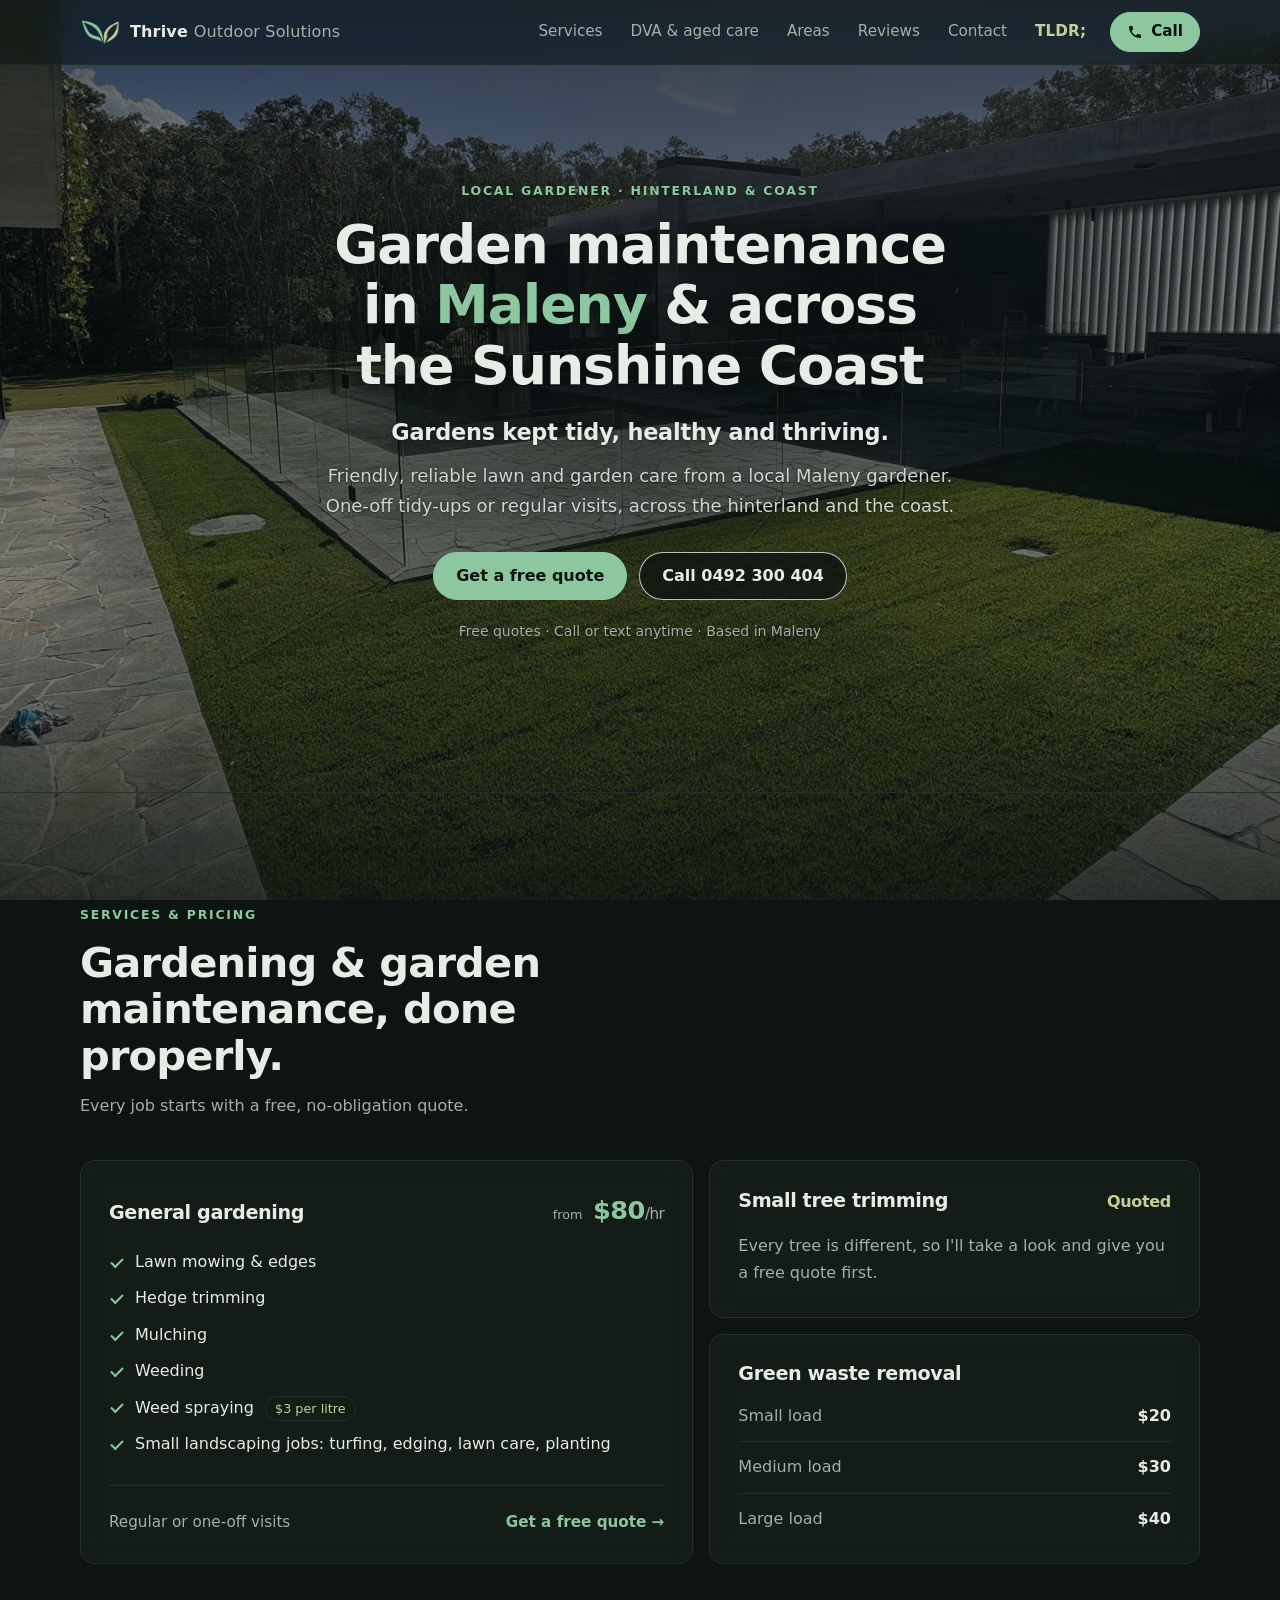
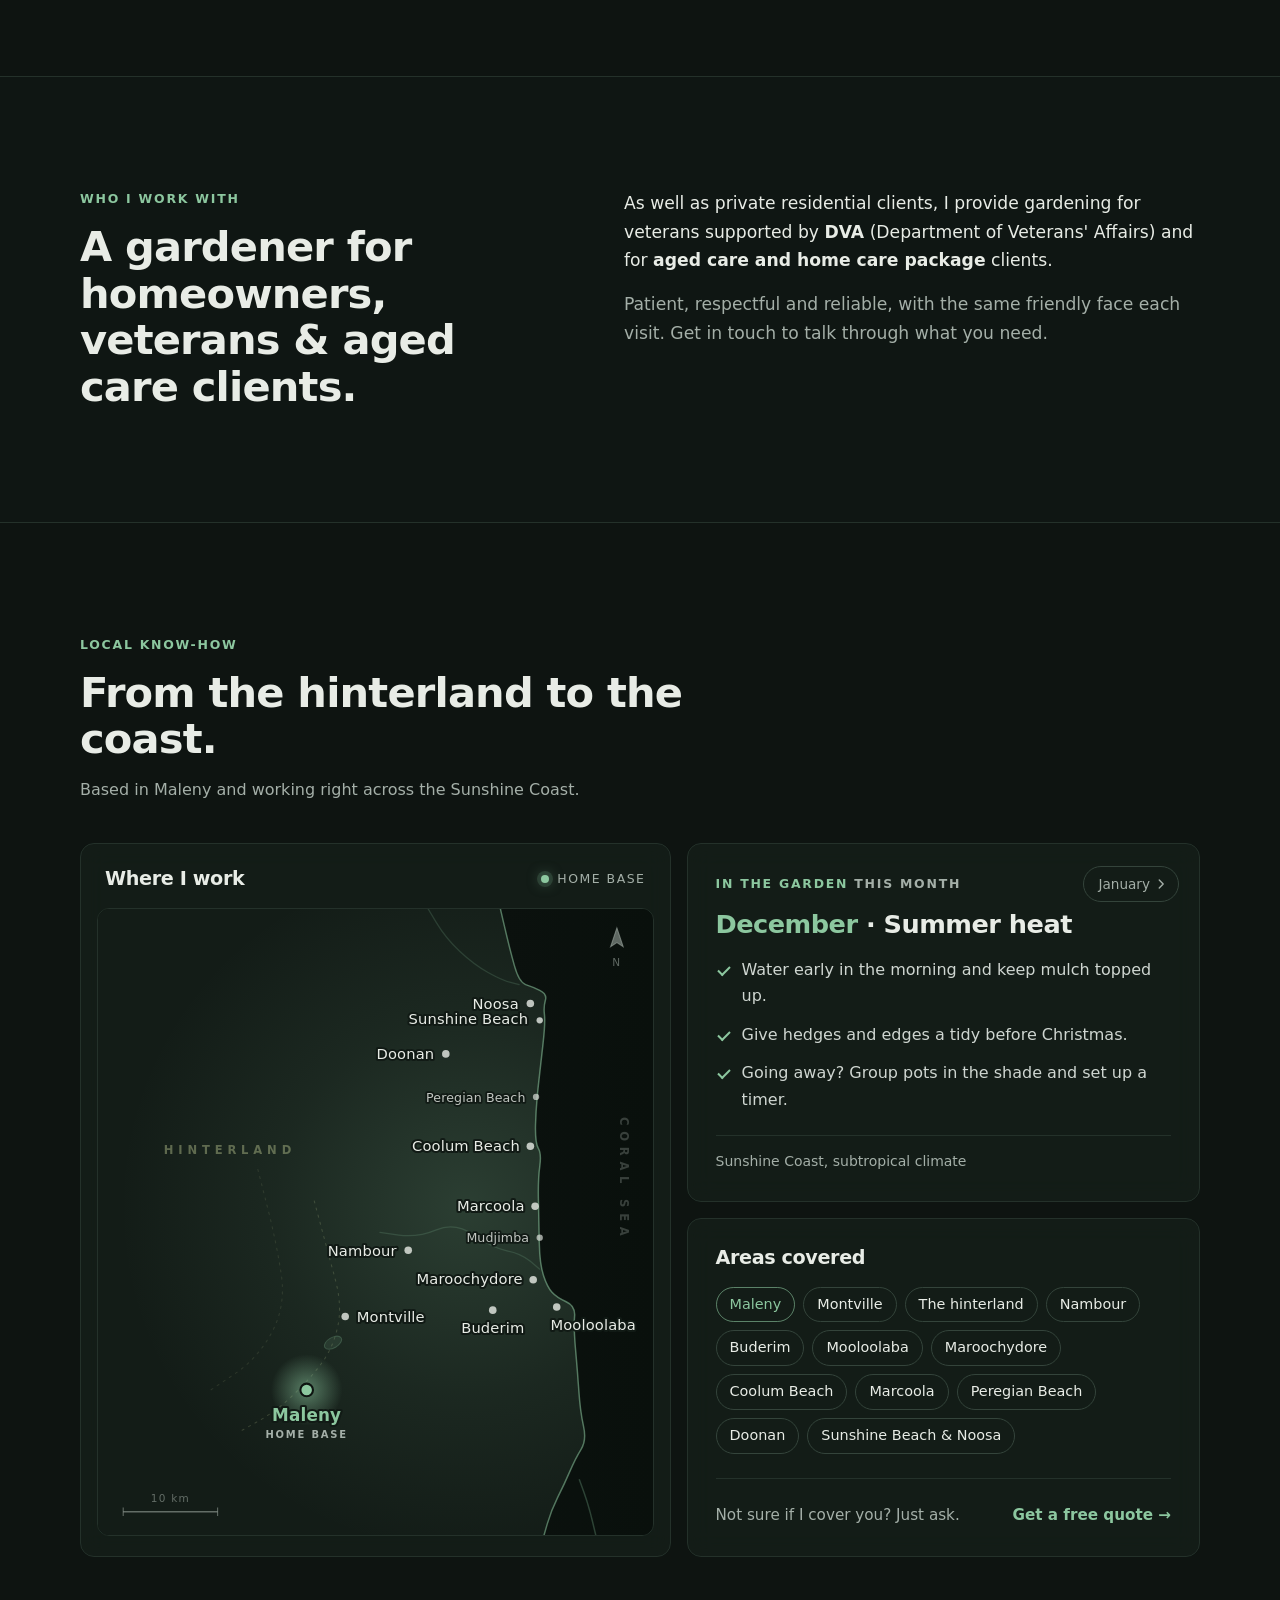
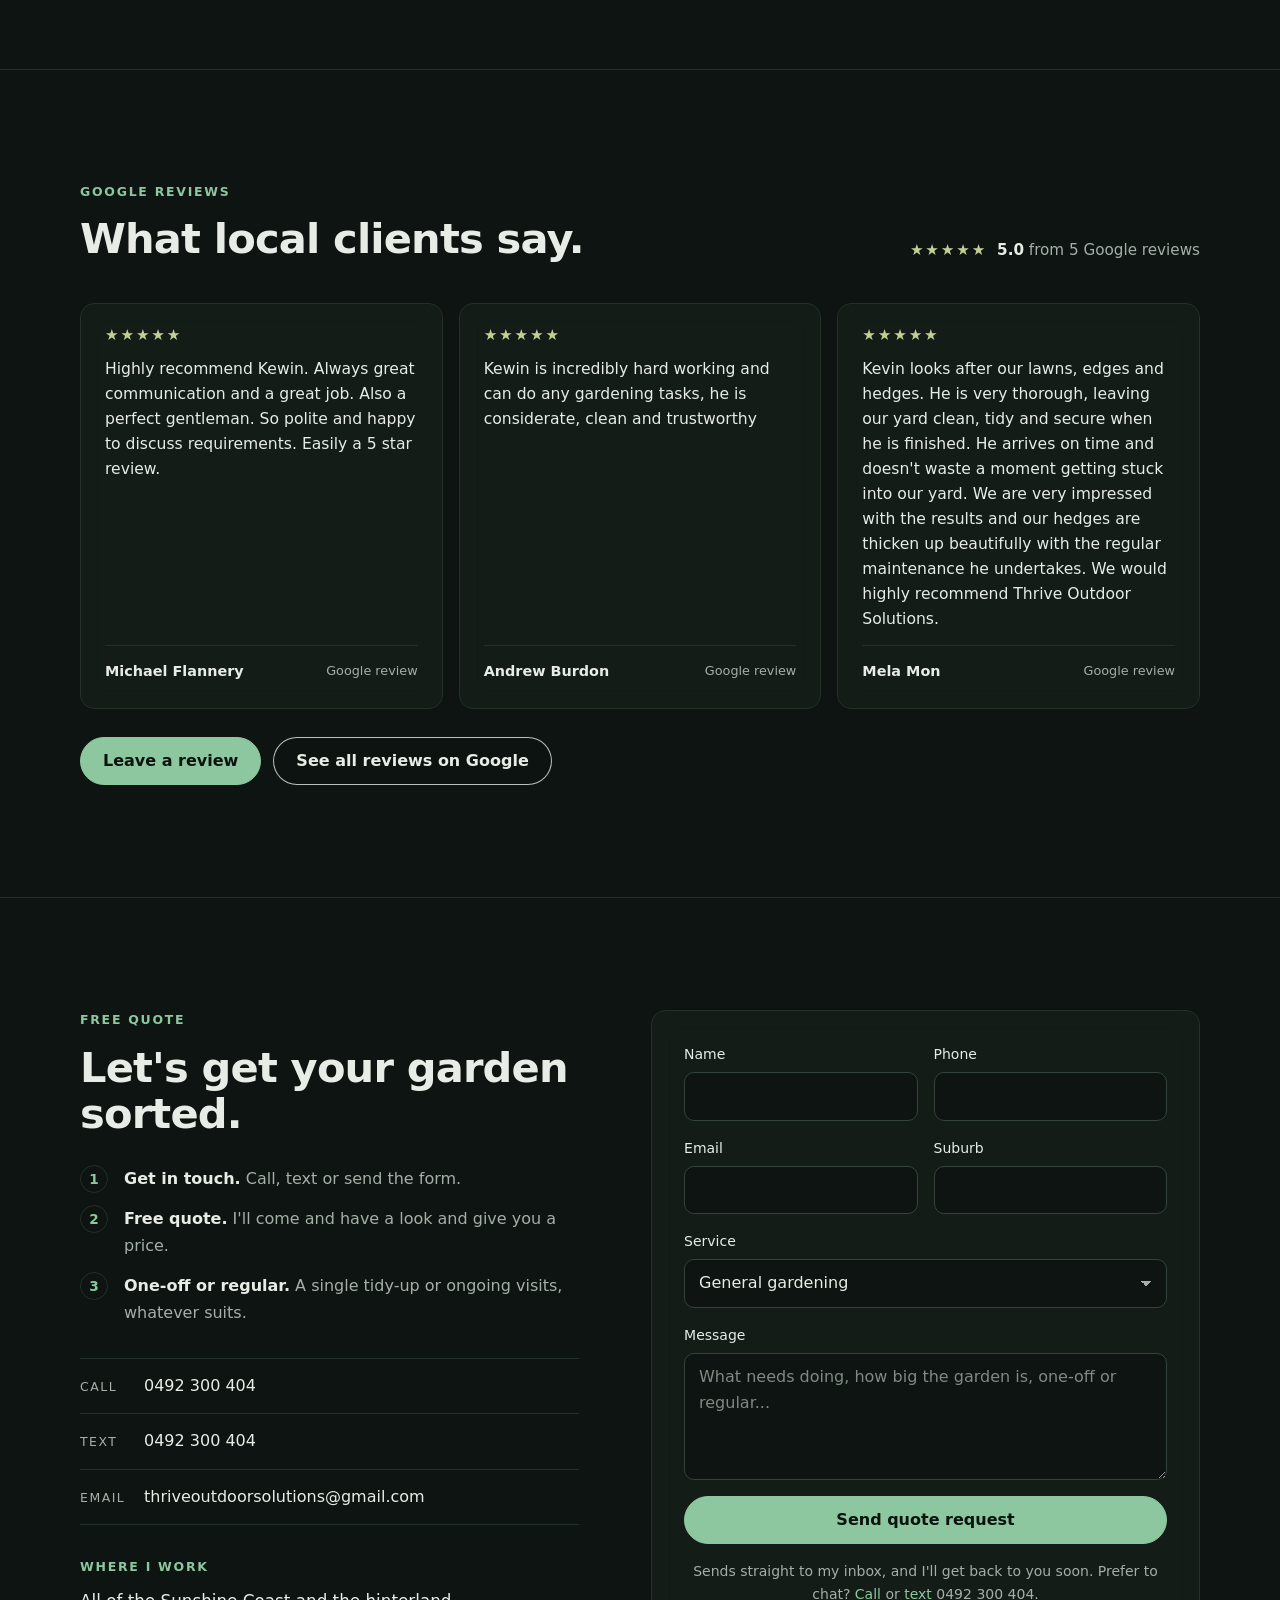
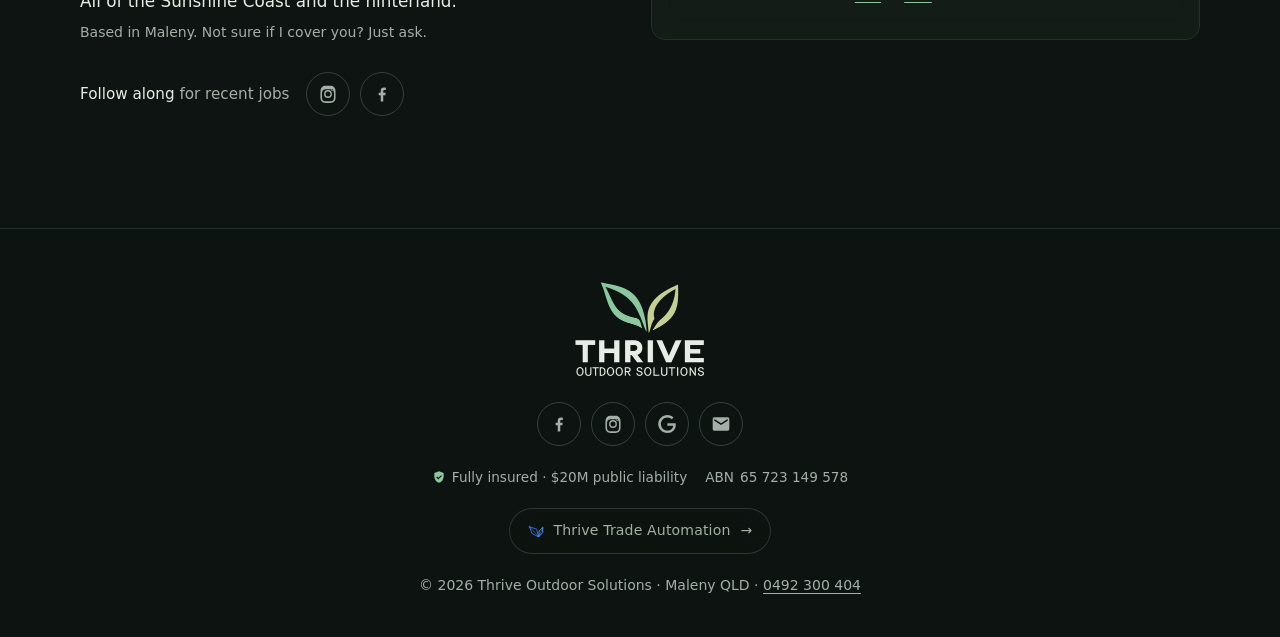
<file: index.html>
<!doctype html>
<html lang="en-AU">
<head>
  <meta charset="utf-8">
  <meta name="viewport" content="width=device-width, initial-scale=1">
  <meta name="format-detection" content="telephone=no">
  <title>Gardener Maleny &amp; Sunshine Coast | Thrive Outdoor Solutions</title>
  <meta name="description" content="Premium garden care across the Sunshine Coast and hinterland. Lawns, hedges and gardens kept immaculate. Free quotes.">
  <link rel="canonical" href="https://www.thriveoutdoorsolutions.com.au/">
  <meta name="theme-color" content="#0e1411">
  <link rel="icon" type="image/png" sizes="32x32" href="images/favicon-32.png">
  <link rel="apple-touch-icon" href="images/apple-touch-icon.png">

  <!-- Open Graph / social sharing -->
  <meta property="og:type" content="website">
  <meta property="og:locale" content="en_AU">
  <meta property="og:site_name" content="Thrive Outdoor Solutions">
  <meta property="og:url" content="https://www.thriveoutdoorsolutions.com.au/">
  <meta property="og:title" content="Gardener Maleny &amp; Sunshine Coast | Thrive Outdoor Solutions">
  <meta property="og:description" content="Premium garden care across the Sunshine Coast and hinterland. Lawns, hedges and gardens kept immaculate. Free quotes.">
  <meta property="og:image" content="https://www.thriveoutdoorsolutions.com.au/images/og-image-v2.jpg">
  <meta property="og:image:width" content="1200">
  <meta property="og:image:height" content="630">
  <meta property="og:image:alt" content="Thrive Outdoor Solutions logo: two green leaves above the business name on a dark background">
  <meta name="twitter:card" content="summary_large_image">
  <meta name="twitter:image" content="https://www.thriveoutdoorsolutions.com.au/images/og-image-v2.jpg">

  <link rel="preload" as="image" type="image/webp" media="(max-aspect-ratio: 3/4)" href="images/show-pool-p800.webp?v=13" imagesrcset="images/show-pool-p800.webp?v=13 800w, images/show-pool-p1200.webp?v=13 1200w, images/show-pool-p1600.webp?v=13 1600w" imagesizes="(max-width: 480px) 80vw, 100vw" fetchpriority="high">
  <link rel="preload" as="image" type="image/webp" media="(min-aspect-ratio: 751/1000)" href="images/show-pool-1800.webp?v=13" imagesrcset="images/show-pool-1200.webp?v=13 1200w, images/show-pool-1800.webp?v=13 1800w, images/show-pool-2400.webp?v=13 2400w" imagesizes="(max-height: 500px) 60vw, 100vw" fetchpriority="high">
  <link rel="stylesheet" href="css/styles.css?v=21">
  <style>/* v13: tiny blurred placeholder of the first photo, shown until the real one has decoded */.hero-media .slides{background:#2c3a2e url([data-uri]) 50% 50%/cover no-repeat}@media (max-aspect-ratio: 3/4){.hero-media .slides{background-image:url([data-uri])}}@media (max-aspect-ratio: 3/5){.hero-media .slides{background-size:contain;background-color:#0e1411}}</style>
  <script>(function(d){d.classList.add('js');setTimeout(function(){d.classList.add('bg-in')},6000)})(document.documentElement) /* bg-in: fail-safe so the first photo can never stay hidden */</script>

  <script type="application/ld+json">
  {
    "@context": "https://schema.org",
    "@type": "LocalBusiness",
    "@id": "https://www.thriveoutdoorsolutions.com.au/#business",
    "name": "Thrive Outdoor Solutions",
    "description": "Gardening and garden maintenance on the Sunshine Coast, Queensland. Lawn mowing and edges, hedge trimming, mulching, weeding, weed spraying, small landscaping jobs, small tree trimming and green waste removal.",
    "url": "https://www.thriveoutdoorsolutions.com.au/",
    "telephone": "+61492300404",
    "email": "thriveoutdoorsolutions@gmail.com",
    "logo": "https://www.thriveoutdoorsolutions.com.au/images/icon-512.png",
    "image": "https://www.thriveoutdoorsolutions.com.au/images/og-image-v2.jpg",
    "priceRange": "From $80/hr",
    "taxID": "65723149578",
    "founder": { "@type": "Person", "name": "Kewin Adosson" },
    "address": {
      "@type": "PostalAddress",
      "addressLocality": "Maleny",
      "addressRegion": "QLD",
      "postalCode": "4552",
      "addressCountry": "AU"
    },
    "areaServed": [
      { "@type": "Place", "name": "Sunshine Coast, QLD" },
      { "@type": "Place", "name": "Sunshine Coast Hinterland, QLD" },
      { "@type": "Place", "name": "Maleny, QLD" }
    ],
    "hasMap": "https://www.google.com/maps?cid=14386175522178846884",
    "sameAs": [
      "https://www.google.com/maps?cid=14386175522178846884",
      "https://www.facebook.com/thriveoutdoorsolutions",
      "https://www.instagram.com/thriveoutdoorsolutions/"
    ]
  }
  </script>
</head>
<body>
  <a class="skip" href="#main">Skip to content</a>

  <header class="site-header">
    <div class="wrap header-inner">
      <a class="brand" href="#top" aria-label="Thrive Outdoor Solutions, back to top">
        <img src="images/logo-mark.png" width="48" height="32" alt="">
        <span>Thrive <em>Outdoor Solutions</em></span>
      </a>
      <nav class="nav" aria-label="Main">
        <a href="#services">Services</a>
        <a href="#care">DVA &amp; aged care</a>
        <a href="#local">Areas</a>
        <a href="#reviews">Reviews</a>
        <a href="#quote">Contact</a>
        <a class="nav-tldr" href="tldr/">TLDR;</a>
      </nav>
      <a class="tldr-m" href="tldr/">TLDR;</a>
      <a class="btn btn-sm" href="tel:0492300404">
        <svg aria-hidden="true" viewBox="0 0 24 24" width="16" height="16"><path fill="currentColor" d="M6.6 10.8a15.5 15.5 0 0 0 6.6 6.6l2.2-2.2c.3-.3.7-.4 1-.2 1.1.4 2.3.6 3.6.6.6 0 1 .4 1 1V20c0 .6-.4 1-1 1A17 17 0 0 1 3 4c0-.6.4-1 1-1h3.5c.6 0 1 .4 1 1 0 1.3.2 2.5.6 3.6.1.3 0 .7-.2 1z"/></svg>
        Call
      </a>
    </div>
  </header>

  <main id="main">
    <!-- HERO -->
    <section class="hero" id="top">
      <div class="hero-grid">
        <div class="wrap hero-copy">
          <p class="eyebrow">Local gardener &middot; Hinterland &amp; coast</p>
          <h1>Garden maintenance in <span class="accent">Maleny</span> &amp; across the Sunshine Coast</h1>
          <p class="hero-sub">Gardens kept tidy, healthy and thriving.</p>
          <p class="lede">Friendly, reliable lawn and garden care from a local Maleny gardener. One-off tidy-ups or regular visits, across the hinterland and the coast.</p>
          <div class="actions">
            <a class="btn" href="#quote">Get a free quote</a>
            <a class="btn btn-ghost" href="tel:0492300404">Call 0492 300 404</a>
          </div>
          <p class="fine">Free quotes &middot; Call or text anytime &middot; Based in Maleny</p>
        </div>
        <figure class="hero-media slideshow bg-b" aria-label="Photos of recent lawn and garden work">
          <!-- v13 photo sizes: desktop 16:10 at 1200/1800/2400w; portrait 3:5 at 800/1200/1600w (phones capped near
               2-3x density via sizes; photos 2-6 capped at 1800w on retina desktops, since they sit under a darker scrim) -->
          <div class="slides">
            <picture class="slide">
              <source media="(max-aspect-ratio: 3/4)" type="image/webp" srcset="images/show-pool-p800.webp?v=13 800w, images/show-pool-p1200.webp?v=13 1200w, images/show-pool-p1600.webp?v=13 1600w" sizes="(max-width: 480px) 80vw, 100vw">
              <source media="(max-aspect-ratio: 3/4)" srcset="images/show-pool-p1200.jpg?v=13">
              <source type="image/webp" srcset="images/show-pool-1200.webp?v=13 1200w, images/show-pool-1800.webp?v=13 1800w, images/show-pool-2400.webp?v=13 2400w" sizes="(max-height: 500px) 60vw, 100vw">
              <img src="images/show-pool-1800.jpg?v=13"
                   width="1800" height="1125" fetchpriority="high" decoding="async"
                   alt="Freshly mown, striped green lawn framed by stone paving next to a glass-fenced pool">
            </picture>
            <!-- Extra photos: hidden until the first photo is showing and the page has loaded; main.js then un-hides each one shortly before scroll reaches it (lazy-loaded). Scroll position picks the photo. -->
            <picture class="slide" hidden>
              <source media="(max-aspect-ratio: 3/4)" type="image/webp" srcset="images/show-house-p800.webp?v=13 800w, images/show-house-p1200.webp?v=13 1200w, images/show-house-p1600.webp?v=13 1600w" sizes="(max-width: 480px) 80vw, 100vw">
              <source media="(max-aspect-ratio: 3/4)" srcset="images/show-house-p1200.jpg?v=13">
              <source type="image/webp" srcset="images/show-house-1200.webp?v=13 1200w, images/show-house-1800.webp?v=13 1800w, images/show-house-2400.webp?v=13 2400w" sizes="(min-resolution: 1.5dppx) 62vw, 100vw">
              <img src="images/show-house-1800.jpg?v=13"
                   width="1800" height="1125" loading="lazy" decoding="async"
                   alt="Neat green lawn with round stepping stones and a large boulder in the courtyard of a modern house">
            </picture>
            <picture class="slide" hidden>
              <source media="(max-aspect-ratio: 3/4)" type="image/webp" srcset="images/show-path-p800.webp?v=13 800w, images/show-path-p1200.webp?v=13 1200w, images/show-path-p1600.webp?v=13 1600w" sizes="(max-width: 480px) 80vw, 100vw">
              <source media="(max-aspect-ratio: 3/4)" srcset="images/show-path-p1200.jpg?v=13">
              <source type="image/webp" srcset="images/show-path-1200.webp?v=13 1200w, images/show-path-1800.webp?v=13 1800w, images/show-path-2400.webp?v=13 2400w" sizes="(min-resolution: 1.5dppx) 62vw, 100vw">
              <img src="images/show-path-1800.jpg?v=13"
                   width="1800" height="1125" loading="lazy" decoding="async"
                   alt="Concrete path curving past a native garden bed with sandstone boulders and tufted grasses">
            </picture>
            <picture class="slide" hidden>
              <source media="(max-aspect-ratio: 3/4)" type="image/webp" srcset="images/show-paving-p800.webp?v=13 800w, images/show-paving-p1200.webp?v=13 1200w, images/show-paving-p1600.webp?v=13 1600w" sizes="(max-width: 480px) 80vw, 100vw">
              <source media="(max-aspect-ratio: 3/4)" srcset="images/show-paving-p1200.jpg?v=13">
              <source type="image/webp" srcset="images/show-paving-1200.webp?v=13 1200w, images/show-paving-1800.webp?v=13 1800w, images/show-paving-2400.webp?v=13 2400w" sizes="(min-resolution: 1.5dppx) 62vw, 100vw">
              <img src="images/show-paving-1800.jpg?v=13"
                   width="1800" height="1125" loading="lazy" decoding="async"
                   alt="Stepping-stone pavers set into a fresh green lawn in a tropical garden with palms and a timber bench">
            </picture>
            <picture class="slide" hidden>
              <source media="(max-aspect-ratio: 3/4)" type="image/webp" srcset="images/show-hedges-p800.webp?v=13 800w, images/show-hedges-p1200.webp?v=13 1200w, images/show-hedges-p1600.webp?v=13 1600w" sizes="(max-width: 480px) 80vw, 100vw">
              <source media="(max-aspect-ratio: 3/4)" srcset="images/show-hedges-p1200.jpg?v=13">
              <source type="image/webp" srcset="images/show-hedges-1200.webp?v=13 1200w, images/show-hedges-1800.webp?v=13 1800w, images/show-hedges-2400.webp?v=13 2400w" sizes="(min-resolution: 1.5dppx) 62vw, 100vw">
              <img src="images/show-hedges-1800.jpg?v=13"
                   width="1800" height="1125" loading="lazy" decoding="async"
                   alt="Large mown lawn following a curving line of clipped hedges, with palms and trees behind">
            </picture>
            <picture class="slide" hidden>
              <source media="(max-aspect-ratio: 3/4)" type="image/webp" srcset="images/show-street-p800.webp?v=13 800w, images/show-street-p1200.webp?v=13 1200w, images/show-street-p1600.webp?v=13 1600w" sizes="(max-width: 480px) 80vw, 100vw">
              <source media="(max-aspect-ratio: 3/4)" srcset="images/show-street-p1200.jpg?v=13">
              <source type="image/webp" srcset="images/show-street-1200.webp?v=13 1200w, images/show-street-1800.webp?v=13 1800w, images/show-street-2400.webp?v=13 2400w" sizes="(min-resolution: 1.5dppx) 62vw, 100vw">
              <img src="images/show-street-1800.jpg?v=13"
                   width="1800" height="1125" loading="lazy" decoding="async"
                   alt="Freshly laid turf across two front lawns beside a footpath on a suburban street">
            </picture>
          </div>
        </figure>
      </div>
    </section>

    <!-- SERVICES + PRICING -->
    <section class="section" id="services" aria-labelledby="services-title">
      <div class="wrap">
        <div class="section-head">
          <p class="eyebrow">Services &amp; pricing</p>
          <h2 id="services-title">Gardening &amp; garden maintenance, done properly.</h2>
          <p class="muted">Every job starts with a free, no-obligation quote.</p>
        </div>

        <!-- =====================================================================
             PRICING: all prices on the site live in this block. Edit them here.
             ===================================================================== -->
        <div class="services">
          <article class="service service-main">
            <div class="service-top">
              <h3>General gardening</h3>
              <p class="price"><span class="from">from</span> $80<span class="unit">/hr</span></p>
            </div>
            <ul class="ticks">
              <li>Lawn mowing &amp; edges</li>
              <li>Hedge trimming</li>
              <li>Mulching</li>
              <li>Weeding</li>
              <li>Weed spraying <span class="tag">$3 per litre</span></li>
              <li>Small landscaping jobs: turfing, edging, lawn care, planting</li>
            </ul>
            <p class="service-foot"><span class="muted">Regular or one-off visits</span><a href="#quote">Get a free quote &rarr;</a></p>
          </article>

          <article class="service">
            <div class="service-top">
              <h3>Small tree trimming</h3>
              <p class="price price-text">Quoted</p>
            </div>
            <p class="muted">Every tree is different, so I'll take a look and give you a free quote first.</p>
          </article>

          <article class="service">
            <div class="service-top">
              <h3>Green waste removal</h3>
            </div>
            <dl class="rates">
              <div><dt>Small load</dt><dd>$20</dd></div>
              <div><dt>Medium load</dt><dd>$30</dd></div>
              <div><dt>Large load</dt><dd>$40</dd></div>
            </dl>
          </article>
        </div>
        <!-- ======================= END PRICING ======================= -->
      </div>
    </section>

    <!-- DVA & AGED CARE -->
    <section class="section section-alt" id="care" aria-labelledby="care-title">
      <div class="wrap care">
        <div>
          <p class="eyebrow">Who I work with</p>
          <h2 id="care-title">A gardener for homeowners, veterans &amp; aged care clients.</h2>
        </div>
        <div class="care-copy">
          <p>As well as private residential clients, I provide gardening for veterans supported by <strong>DVA</strong> (Department of Veterans' Affairs) and for <strong>aged care and home care package</strong> clients.</p>
          <p class="muted">Patient, respectful and reliable, with the same friendly face each visit. Get in touch to talk through what you need.</p>
        </div>
      </div>
    </section>

    <!-- v17: LOCAL (service area map + seasonal tips) -->
    <section class="section" id="local" aria-labelledby="local-title">
      <div class="wrap">
        <div class="section-head">
          <p class="eyebrow">Local know-how</p>
          <h2 id="local-title">From the hinterland to the coast.</h2>
          <p class="muted">Based in Maleny and working right across the Sunshine Coast.</p>
        </div>
        <div class="local">
          <article class="service map-card" aria-labelledby="map-title">
            <div class="card-head">
              <h3 id="map-title">Where I work</h3>
              <p class="map-key"><span class="key-dot" aria-hidden="true"></span>Home base</p>
            </div>
            <div class="map-wrap">
              <svg class="map-svg" preserveAspectRatio="xMidYMid slice" viewBox="0 0 528 600" role="img" aria-labelledby="map-t map-d" focusable="false"><title id="map-t">Map of the area I cover</title><desc id="map-d">Stylised map of the Sunshine Coast. Home base is Maleny in the hinterland; coverage runs east to the coast and takes in the whole coastal strip, from Noosa and Sunshine Beach in the north through Peregian Beach, Coolum Beach, Marcoola, Mudjimba and Maroochydore to Mooloolaba in the south, plus Doonan, Nambour, Montville and Buderim inland.</desc><defs><radialGradient id="map-cov" cx="350.0" cy="285.0" r="330" gradientUnits="userSpaceOnUse"><stop offset="0" stop-color="#8cc79f" stop-opacity=".2"/><stop offset=".55" stop-color="#8cc79f" stop-opacity=".07"/><stop offset="1" stop-color="#8cc79f" stop-opacity="0"/></radialGradient><radialGradient id="map-home" r=".5"><stop offset="0" stop-color="#8cc79f" stop-opacity=".55"/><stop offset="1" stop-color="#8cc79f" stop-opacity="0"/></radialGradient><linearGradient id="map-sea" x1="0" x2="1"><stop offset="0" stop-color="#0b110e"/><stop offset="1" stop-color="#09100c"/></linearGradient></defs><path d="M380.4 -10.0 L386.2 15.0 Q392.0 40.0 396.5 56.0 Q401.0 72.0 407.2 74.0 Q413.5 76.0 420.6 79.5 Q427.8 83.0 426.0 89.0 Q424.2 95.0 425.1 102.5 Q426.0 110.0 423.8 130.0 Q421.5 150.0 419.3 170.0 Q417.1 190.0 416.6 207.5 Q416.2 225.0 419.3 230.0 Q422.4 235.0 420.6 247.5 Q418.9 260.0 419.4 280.0 Q419.8 300.0 420.2 320.0 Q420.6 340.0 424.2 351.0 Q427.8 362.0 432.3 367.0 Q436.8 372.0 445.8 376.0 Q454.7 380.0 453.8 390.0 Q452.9 400.0 454.6 420.0 Q456.4 440.0 457.8 460.0 Q459.1 480.0 462.2 494.0 Q465.4 508.0 460.0 516.5 Q454.7 525.0 449.3 537.5 Q443.9 550.0 437.6 562.5 Q431.4 575.0 427.8 587.5 L424.2 600.0 L528.1 600.0 L528.1 0 Z" fill="url(#map-sea)"/><path d="M380.4 -10.0 L386.2 15.0 Q392.0 40.0 396.5 56.0 Q401.0 72.0 407.2 74.0 Q413.5 76.0 420.6 79.5 Q427.8 83.0 426.0 89.0 Q424.2 95.0 425.1 102.5 Q426.0 110.0 423.8 130.0 Q421.5 150.0 419.3 170.0 Q417.1 190.0 416.6 207.5 Q416.2 225.0 419.3 230.0 Q422.4 235.0 420.6 247.5 Q418.9 260.0 419.4 280.0 Q419.8 300.0 420.2 320.0 Q420.6 340.0 424.2 351.0 Q427.8 362.0 432.3 367.0 Q436.8 372.0 445.8 376.0 Q454.7 380.0 453.8 390.0 Q452.9 400.0 454.6 420.0 Q456.4 440.0 457.8 460.0 Q459.1 480.0 462.2 494.0 Q465.4 508.0 460.0 516.5 Q454.7 525.0 449.3 537.5 Q443.9 550.0 437.6 562.5 Q431.4 575.0 427.8 587.5 L424.2 600.0 L0 600.0 L0 -10.0 Z" fill="#131c17"/><path d="M380.4 -10.0 L386.2 15.0 Q392.0 40.0 396.5 56.0 Q401.0 72.0 407.2 74.0 Q413.5 76.0 420.6 79.5 Q427.8 83.0 426.0 89.0 Q424.2 95.0 425.1 102.5 Q426.0 110.0 423.8 130.0 Q421.5 150.0 419.3 170.0 Q417.1 190.0 416.6 207.5 Q416.2 225.0 419.3 230.0 Q422.4 235.0 420.6 247.5 Q418.9 260.0 419.4 280.0 Q419.8 300.0 420.2 320.0 Q420.6 340.0 424.2 351.0 Q427.8 362.0 432.3 367.0 Q436.8 372.0 445.8 376.0 Q454.7 380.0 453.8 390.0 Q452.9 400.0 454.6 420.0 Q456.4 440.0 457.8 460.0 Q459.1 480.0 462.2 494.0 Q465.4 508.0 460.0 516.5 Q454.7 525.0 449.3 537.5 Q443.9 550.0 437.6 562.5 Q431.4 575.0 427.8 587.5 L424.2 600.0 L0 600.0 L0 -10.0 Z" fill="url(#map-cov)"/><g fill="none" stroke-linecap="round"><path class="map-ridge" d="M205.9 280.0 L212.6 305.0 Q219.3 330.0 226.0 355.0 Q232.7 380.0 228.2 400.0 Q223.8 420.0 212.6 435.0 Q201.4 450.0 185.7 465.0 Q170.0 480.0 152.2 490.0 L134.3 500.0"/><path class="map-ridge map-ridge-2" d="M152.2 250.0 L161.1 285.0 Q170.0 320.0 174.5 350.0 Q179.0 380.0 165.6 405.0 Q152.2 430.0 129.8 445.0 L107.4 460.0"/><path class="map-river" d="M268.5 310.0 L286.4 312.5 Q304.3 315.0 322.2 307.5 Q340.1 300.0 358.0 312.5 Q375.9 325.0 389.4 327.5 Q402.8 330.0 411.7 337.5 L420.6 345.0"/><path class="map-river" d="M313.2 0.0 L322.2 15.0 Q331.2 30.0 344.6 42.5 Q358.0 55.0 371.4 62.5 Q384.9 70.0 392.9 72.0 L401.0 74.0"/></g><ellipse class="map-lake" cx="223.8" cy="415.0" rx="9" ry="5" transform="rotate(-30 223.8 415.0)"/><path class="map-coast" d="M380.4 -10.0 L386.2 15.0 Q392.0 40.0 396.5 56.0 Q401.0 72.0 407.2 74.0 Q413.5 76.0 420.6 79.5 Q427.8 83.0 426.0 89.0 Q424.2 95.0 425.1 102.5 Q426.0 110.0 423.8 130.0 Q421.5 150.0 419.3 170.0 Q417.1 190.0 416.6 207.5 Q416.2 225.0 419.3 230.0 Q422.4 235.0 420.6 247.5 Q418.9 260.0 419.4 280.0 Q419.8 300.0 420.2 320.0 Q420.6 340.0 424.2 351.0 Q427.8 362.0 432.3 367.0 Q436.8 372.0 445.8 376.0 Q454.7 380.0 453.8 390.0 Q452.9 400.0 454.6 420.0 Q456.4 440.0 457.8 460.0 Q459.1 480.0 462.2 494.0 Q465.4 508.0 460.0 516.5 Q454.7 525.0 449.3 537.5 Q443.9 550.0 437.6 562.5 Q431.4 575.0 427.8 587.5 L424.2 600.0"/><path class="map-coast map-bribie" d="M458.2 545.0 L462.7 557.5 Q467.2 570.0 470.8 585.0 L474.4 600.0"/><text class="map-region" x="62.6" y="235.0">HINTERLAND</text><text class="map-sea-label" transform="translate(496.7 200.0) rotate(90)">CORAL SEA</text><circle class="map-dot" cx="235.4" cy="390.0" r="3.6"/><text class="map-label" x="246.4" y="395.0" text-anchor="start">Montville</text><circle class="map-dot" cx="295.4" cy="327.0" r="3.6"/><text class="map-label" x="284.4" y="332.0" text-anchor="end">Nambour</text><circle class="map-dot" cx="375.9" cy="384.0" r="3.6"/><text class="map-label" x="375.9" y="406.0" text-anchor="middle">Buderim</text><circle class="map-dot" cx="436.8" cy="381.0" r="3.6"/><text class="map-label" x="430.8" y="403.0" text-anchor="start">Mooloolaba</text><circle class="map-dot" cx="331.2" cy="140.0" r="3.6"/><text class="map-label" x="320.2" y="145.0" text-anchor="end">Doonan</text><circle class="map-dot" cx="411.7" cy="92.0" r="3.6"/><text class="map-label" x="400.7" y="97.0" text-anchor="end">Noosa</text><circle class="map-dot" cx="420.6" cy="108.0" r="3"/><text class="map-label" x="409.6" y="112.0" text-anchor="end">Sunshine Beach</text><circle class="map-dot map-dot-sm" cx="417.1" cy="181.0" r="3"/><text class="map-label map-label-sm" x="407.1" y="185.5" text-anchor="end">Peregian Beach</text><circle class="map-dot" cx="411.7" cy="228.0" r="3.6"/><text class="map-label" x="401.7" y="232.5" text-anchor="end">Coolum Beach</text><circle class="map-dot" cx="416.2" cy="285.0" r="3.6"/><text class="map-label" x="406.2" y="289.5" text-anchor="end">Marcoola</text><circle class="map-dot map-dot-sm" cx="420.6" cy="315.0" r="3"/><text class="map-label map-label-sm" x="410.6" y="319.5" text-anchor="end">Mudjimba</text><circle class="map-dot" cx="414.4" cy="355.0" r="3.6"/><text class="map-label" x="404.4" y="359.5" text-anchor="end">Maroochydore</text><g class="map-home"><circle cx="198.7" cy="460.0" r="34" fill="url(#map-home)" class="map-halo"/><circle class="map-pulse" cx="198.7" cy="460.0" r="9"/><circle class="map-pulse map-pulse-2" cx="198.7" cy="460.0" r="9"/><circle class="map-core" cx="198.7" cy="460.0" r="6"/></g><text class="map-label map-label-home" x="198.7" y="490.0" text-anchor="middle">Maleny</text><text class="map-sub" x="198.7" y="506.0" text-anchor="middle">HOME BASE</text><g class="map-ui" transform="translate(494.1 34)"><path d="M0 -14 L6 4 L0 0 L-6 4 Z"/><text y="22" text-anchor="middle">N</text></g><g class="map-ui" transform="translate(24 576.0)"><path d="M0 0 H89.9" stroke-width="1.5"/><path d="M0 -4 V4 M89.9 -4 V4"/><text x="45.0" y="-9" text-anchor="middle">10 km</text></g></svg>
            </div>
          </article>

          <article class="service areas-card" aria-labelledby="areas-title">
            <h3 id="areas-title">Areas covered</h3>
            <ul class="area-tags">
              <li class="is-home">Maleny</li><li>Montville</li><li>The hinterland</li><li>Nambour</li><li>Buderim</li><li>Mooloolaba</li><li>Maroochydore</li><li>Coolum Beach</li><li>Marcoola</li><li>Peregian Beach</li><li>Doonan</li><li>Sunshine Beach &amp; Noosa</li>
            </ul>
            <p class="service-foot"><span class="muted">Not sure if I cover you? Just ask.</span><a href="#quote">Get a free quote &rarr;</a></p>
          </article>

          <article class="service season" id="season" aria-labelledby="season-title">
            <div class="card-head">
              <p class="eyebrow season-eyebrow"><span class="season-lead">In the garden </span><span class="season-when" data-s="when">this month</span></p>
              <button class="season-peek" type="button" hidden aria-controls="season-body"><span data-s="peek">Next month</span><svg aria-hidden="true" viewBox="0 0 16 16" width="14" height="14"><path d="M6 3.5 10.5 8 6 12.5" fill="none" stroke="currentColor" stroke-width="1.6" stroke-linecap="round" stroke-linejoin="round"/></svg></button>
            </div>
            <div class="season-body" id="season-body" aria-live="polite">
              <h3 id="season-title"><span data-s="month">Spring</span> <span class="season-title" data-s="title">in South East Queensland</span></h3>
              <ul class="ticks season-tips" data-s="tips">
                <li>Mulch garden beds to hold moisture through the warmer months.</li>
                <li>Mow little and often, never taking more than a third off at once.</li>
              </ul>
            </div>
            <p class="season-note fine">Sunshine Coast, subtropical climate</p>
          </article>
        </div>
      </div>
    </section>

    <!--
      GALLERY (hidden until more photos are available).
      To enable: add photos to /images (approx. 1200px wide, compressed JPG/WebP),
      then uncomment this block and update the src/alt text.

    <section class="section" id="work" aria-labelledby="work-title">
      <div class="wrap">
        <div class="section-head">
          <p class="eyebrow">Recent work</p>
          <h2 id="work-title">A few recent jobs.</h2>
        </div>
        <div class="gallery">
          <img src="images/[ADD PHOTO 1].jpg" alt="[DESCRIBE PHOTO 1]" loading="lazy" width="1200" height="900">
          <img src="images/[ADD PHOTO 2].jpg" alt="[DESCRIBE PHOTO 2]" loading="lazy" width="1200" height="900">
          <img src="images/[ADD PHOTO 3].jpg" alt="[DESCRIBE PHOTO 3]" loading="lazy" width="1200" height="900">
        </div>
      </div>
    </section>
    -->

    <!-- REVIEWS -->
    <section class="section" id="reviews" aria-labelledby="reviews-title">
      <div class="wrap">
        <div class="section-head reviews-head">
          <div>
            <p class="eyebrow">Google reviews</p>
            <h2 id="reviews-title">What local clients say.</h2>
          </div>
          <p class="rating"><span class="stars" aria-hidden="true">&#9733;&#9733;&#9733;&#9733;&#9733;</span> <span><strong>5.0</strong> <span class="muted">from 5 Google reviews</span></span></p>
        </div>

        <div class="reviews">
          <figure class="review">
            <p class="stars" role="img" aria-label="5 out of 5 stars">&#9733;&#9733;&#9733;&#9733;&#9733;</p>
            <blockquote><p>Highly recommend Kewin. Always great communication and a great job. Also a perfect gentleman. So polite and happy to discuss requirements. Easily a 5 star review.</p></blockquote>
            <figcaption><strong>Michael Flannery</strong><span>Google review</span></figcaption>
          </figure>
          <figure class="review">
            <p class="stars" role="img" aria-label="5 out of 5 stars">&#9733;&#9733;&#9733;&#9733;&#9733;</p>
            <blockquote><p>Kewin is incredibly hard working and can do any gardening tasks, he is considerate, clean and trustworthy</p></blockquote>
            <figcaption><strong>Andrew Burdon</strong><span>Google review</span></figcaption>
          </figure>
          <figure class="review">
            <p class="stars" role="img" aria-label="5 out of 5 stars">&#9733;&#9733;&#9733;&#9733;&#9733;</p>
            <blockquote><p>Kevin looks after our lawns, edges and hedges. He is very thorough, leaving our yard clean, tidy and secure when he is finished. He arrives on time and doesn't waste a moment getting stuck into our yard. We are very impressed with the results and our hedges are thicken up beautifully with the regular maintenance he undertakes. We would highly recommend Thrive Outdoor Solutions.</p></blockquote>
            <figcaption><strong>Mela Mon</strong><span>Google review</span></figcaption>
          </figure>
        </div>

        <div class="actions reviews-actions">
          <a class="btn" href="https://search.google.com/local/writereview?placeid=ChIJf7LH64CoMmkRpNDji2r2pcc" target="_blank" rel="noopener">Leave a review</a>
          <a class="btn btn-ghost" href="https://www.google.com/maps?cid=14386175522178846884" target="_blank" rel="noopener">See all reviews on Google</a>
        </div>
      </div>
    </section>

    <!-- QUOTE / CONTACT -->
    <section class="section" id="quote" aria-labelledby="quote-title">
      <div class="wrap contact">
        <div class="contact-info">
          <p class="eyebrow">Free quote</p>
          <h2 id="quote-title">Let's get your garden sorted.</h2>
          <ol class="steps">
            <li><strong>Get in touch.</strong> Call, text or send the form.</li>
            <li><strong>Free quote.</strong> I'll come and have a look and give you a price.</li>
            <li><strong>One-off or regular.</strong> A single tidy-up or ongoing visits, whatever suits.</li>
          </ol>
          <ul class="direct">
            <li><a href="tel:0492300404"><span>Call</span>0492 300 404</a></li>
            <li><a href="sms:0492300404" id="sms-link"><span>Text</span>0492 300 404</a></li>
            <li><a href="mailto:thriveoutdoorsolutions@gmail.com"><span>Email</span>thriveoutdoorsolutions@gmail.com</a></li>
          </ul>
          <div class="area">
            <h3 class="eyebrow">Where I work</h3>
            <p class="area-line">All of the Sunshine Coast and the hinterland.</p>
            <p class="fine">Based in Maleny. Not sure if I cover you? Just ask.</p>
          </div>
          <div class="follow">
            <p class="follow-label">Follow along <span class="muted">for recent jobs</span></p>
            <div class="social">
              <a href="https://www.instagram.com/thriveoutdoorsolutions/" target="_blank" rel="noopener noreferrer" aria-label="Thrive Outdoor Solutions on Instagram">
                <svg aria-hidden="true" viewBox="0 0 24 24" width="20" height="20"><path fill="currentColor" d="M12 7.3a4.7 4.7 0 1 0 0 9.4 4.7 4.7 0 0 0 0-9.4zm0 7.7a3 3 0 1 1 0-6 3 3 0 0 1 0 6zm6-7.9a1.1 1.1 0 1 1-2.2 0 1.1 1.1 0 0 1 2.2 0zM21 8.3c0-1.7-.5-3.2-1.7-4.4C18.1 2.7 16.6 2.3 15 2.2c-1.7-.1-4.3-.1-6 0-1.6.1-3.1.5-4.3 1.7S3.1 6.6 3 8.3c-.1 1.7-.1 6.8 0 8.4.1 1.6.5 3.1 1.7 4.3 1.2 1.2 2.7 1.6 4.3 1.7 1.7.1 4.3.1 6 0 1.6-.1 3.1-.5 4.3-1.7 1.2-1.2 1.6-2.7 1.7-4.3.1-1.7.1-6.7 0-8.4zm-2.2 10.2a3.4 3.4 0 0 1-1.9 1.9c-1.3.5-4.4.4-4.9.4s-3.6.1-4.9-.4a3.4 3.4 0 0 1-1.9-1.9c-.5-1.3-.4-4.4-.4-4.9s-.1-3.6.4-4.9a3.4 3.4 0 0 1 1.9-1.9c1.3-.5 4.4-.4 4.9-.4s3.6-.1 4.9.4a3.4 3.4 0 0 1 1.9 1.9c.5 1.3.4 4.4.4 4.9s.1 3.6-.4 4.9z"/></svg>
              </a>
              <a href="https://www.facebook.com/thriveoutdoorsolutions" target="_blank" rel="noopener noreferrer" aria-label="Thrive Outdoor Solutions on Facebook">
                <svg aria-hidden="true" viewBox="0 0 24 24" width="20" height="20"><path fill="currentColor" d="M13.5 21v-7.5H16l.4-3h-2.9V8.6c0-.9.3-1.5 1.5-1.5h1.6V4.4c-.3 0-1.2-.1-2.3-.1-2.3 0-3.8 1.4-3.8 3.9v2.3H8v3h2.5V21z"/></svg>
              </a>
            </div>
          </div>
        </div>

        <form class="form" id="quote-form" action="https://formsubmit.co/thriveoutdoorsolutions@gmail.com" method="post">
          <input type="text" name="_honey" tabindex="-1" autocomplete="off" aria-hidden="true" style="position:absolute;left:-9999px;width:1px;height:1px;opacity:0">
          <div class="field-row">
            <div class="field">
              <label for="f-name">Name</label>
              <input id="f-name" name="name" type="text" autocomplete="name" required>
            </div>
            <div class="field">
              <label for="f-phone">Phone</label>
              <input id="f-phone" name="phone" type="tel" autocomplete="tel" inputmode="tel">
            </div>
          </div>
          <div class="field-row">
            <div class="field">
              <label for="f-email">Email</label>
              <input id="f-email" name="email" type="email" autocomplete="email">
            </div>
            <div class="field">
              <label for="f-suburb">Suburb</label>
              <input id="f-suburb" name="suburb" type="text" autocomplete="address-level2" required>
            </div>
          </div>
          <div class="field">
            <label for="f-service">Service</label>
            <select id="f-service" name="service">
              <option>General gardening</option>
              <option>Lawn mowing &amp; edges</option>
              <option>Hedge trimming</option>
              <option>Weeding / weed spraying</option>
              <option>Mulching</option>
              <option>Small landscaping job</option>
              <option>Small tree trimming</option>
              <option>Green waste removal</option>
              <option>DVA / aged care / home care gardening</option>
              <option>Something else</option>
            </select>
          </div>
          <div class="field">
            <label for="f-message">Message</label>
            <textarea id="f-message" name="message" rows="4" placeholder="What needs doing, how big the garden is, one-off or regular..."></textarea>
          </div>
          <button class="btn btn-block" type="submit">Send quote request</button>
          <p class="fine form-note" id="form-note">Sends straight to my inbox, and I'll get back to you soon. Prefer to chat? <a href="tel:0492300404">Call</a> or <a href="sms:0492300404">text</a> 0492 300 404.</p>
        </form>
      </div>
    </section>
  </main>

  <footer class="site-footer">
    <div class="wrap footer-inner">
      <img class="footer-logo" src="images/logo-full-dark.png" width="140" height="104" alt="Thrive Outdoor Solutions">
      <div class="footer-links">
        <a href="https://www.facebook.com/thriveoutdoorsolutions" target="_blank" rel="noopener noreferrer" aria-label="Thrive Outdoor Solutions on Facebook">
          <svg aria-hidden="true" viewBox="0 0 24 24" width="20" height="20"><path fill="currentColor" d="M13.5 21v-7.5H16l.4-3h-2.9V8.6c0-.9.3-1.5 1.5-1.5h1.6V4.4c-.3 0-1.2-.1-2.3-.1-2.3 0-3.8 1.4-3.8 3.9v2.3H8v3h2.5V21z"/></svg>
        </a>
        <a href="https://www.instagram.com/thriveoutdoorsolutions/" target="_blank" rel="noopener noreferrer" aria-label="Thrive Outdoor Solutions on Instagram">
          <svg aria-hidden="true" viewBox="0 0 24 24" width="20" height="20"><path fill="currentColor" d="M12 7.3a4.7 4.7 0 1 0 0 9.4 4.7 4.7 0 0 0 0-9.4zm0 7.7a3 3 0 1 1 0-6 3 3 0 0 1 0 6zm6-7.9a1.1 1.1 0 1 1-2.2 0 1.1 1.1 0 0 1 2.2 0zM21 8.3c0-1.7-.5-3.2-1.7-4.4C18.1 2.7 16.6 2.3 15 2.2c-1.7-.1-4.3-.1-6 0-1.6.1-3.1.5-4.3 1.7S3.1 6.6 3 8.3c-.1 1.7-.1 6.8 0 8.4.1 1.6.5 3.1 1.7 4.3 1.2 1.2 2.7 1.6 4.3 1.7 1.7.1 4.3.1 6 0 1.6-.1 3.1-.5 4.3-1.7 1.2-1.2 1.6-2.7 1.7-4.3.1-1.7.1-6.7 0-8.4zm-2.2 10.2a3.4 3.4 0 0 1-1.9 1.9c-1.3.5-4.4.4-4.9.4s-3.6.1-4.9-.4a3.4 3.4 0 0 1-1.9-1.9c-.5-1.3-.4-4.4-.4-4.9s-.1-3.6.4-4.9a3.4 3.4 0 0 1 1.9-1.9c1.3-.5 4.4-.4 4.9-.4s3.6-.1 4.9.4a3.4 3.4 0 0 1 1.9 1.9c.5 1.3.4 4.4.4 4.9s.1 3.6-.4 4.9z"/></svg>
        </a>
        <a href="https://www.google.com/maps?cid=14386175522178846884" rel="noopener" target="_blank" aria-label="Find Thrive Outdoor Solutions on Google">
          <svg aria-hidden="true" viewBox="0 0 24 24" width="18" height="18"><path fill="currentColor" d="M12.48 10.92v3.28h7.84c-.24 1.84-.85 3.19-1.79 4.13-1.15 1.15-2.93 2.4-6.05 2.4-4.83 0-8.6-3.89-8.6-8.72s3.77-8.72 8.6-8.72c2.6 0 4.51 1.03 5.91 2.35l2.31-2.31C18.75 1.44 16.13 0 12.48 0 5.87 0 .31 5.39.31 12s5.56 12 12.17 12c3.57 0 6.27-1.17 8.37-3.36 2.16-2.16 2.84-5.21 2.84-7.67 0-.76-.05-1.47-.17-2.05H12.48z"/></svg>
        </a>
        <a href="mailto:thriveoutdoorsolutions@gmail.com" aria-label="Email Thrive Outdoor Solutions">
          <svg aria-hidden="true" viewBox="0 0 24 24" width="20" height="20"><path fill="currentColor" d="M20 4H4a2 2 0 0 0-2 2v12a2 2 0 0 0 2 2h16a2 2 0 0 0 2-2V6a2 2 0 0 0-2-2zm0 4.2-8 5-8-5V6l8 5 8-5z"/></svg>
        </a>
      </div>
      <p class="footer-trust">
        <span><svg aria-hidden="true" viewBox="0 0 24 24" width="14" height="14"><path fill="currentColor" d="M12 2 4 5v6c0 5 3.4 9.6 8 11 4.6-1.4 8-6 8-11V5l-8-3zm-1.2 14.2-3.5-3.5 1.4-1.4 2.1 2.1 4.6-4.6 1.4 1.4-6 6z"/></svg>Fully insured &middot; $20M public liability</span>
        <span>ABN<span translate="no" x-apple-data-detectors="false">65&#8203; 723&#8203; 149&#8203; 578</span></span>
      </p>
      <div class="sister-wrap"><a class="sister-pill" href="https://www.ttautomation.com.au/" rel="noopener"><svg class="sister-icon" aria-hidden="true" width="16" height="14" xmlns="http://www.w3.org/2000/svg" viewBox="20 -110 960 830"><g transform="translate(0,0)"><path d="M120 60 L540 190 L645 660 L250 450 Z" fill="none" stroke="#2f6ff0" stroke-width="56" stroke-linejoin="round"/><path d="M900 110 L905 390 L665 660 L690 300 Z" fill="none" stroke="#5b8cff" stroke-width="56" stroke-linejoin="round"/><path d="M610 600 L215 150" stroke="#8fb2ff" stroke-width="22" stroke-linecap="round"/><path d="M690 600 L855 230" stroke="#8fb2ff" stroke-width="22" stroke-linecap="round"/><circle cx="120" cy="60" r="40" fill="none" stroke="#8fb2ff" stroke-width="22"/><circle cx="900" cy="110" r="40" fill="none" stroke="#8fb2ff" stroke-width="22"/></g></svg><span>Thrive Trade Automation</span><span class="sister-arrow" aria-hidden="true">&rarr;</span></a></div>
      <p class="fine">&copy; <span id="year">2026</span> Thrive Outdoor Solutions &middot; Maleny QLD &middot; <a href="tel:0492300404">0492 300 404</a></p>
    </div>
  </footer>

  <script src="js/main.js?v=22" defer></script>
</body>
</html>
</file>
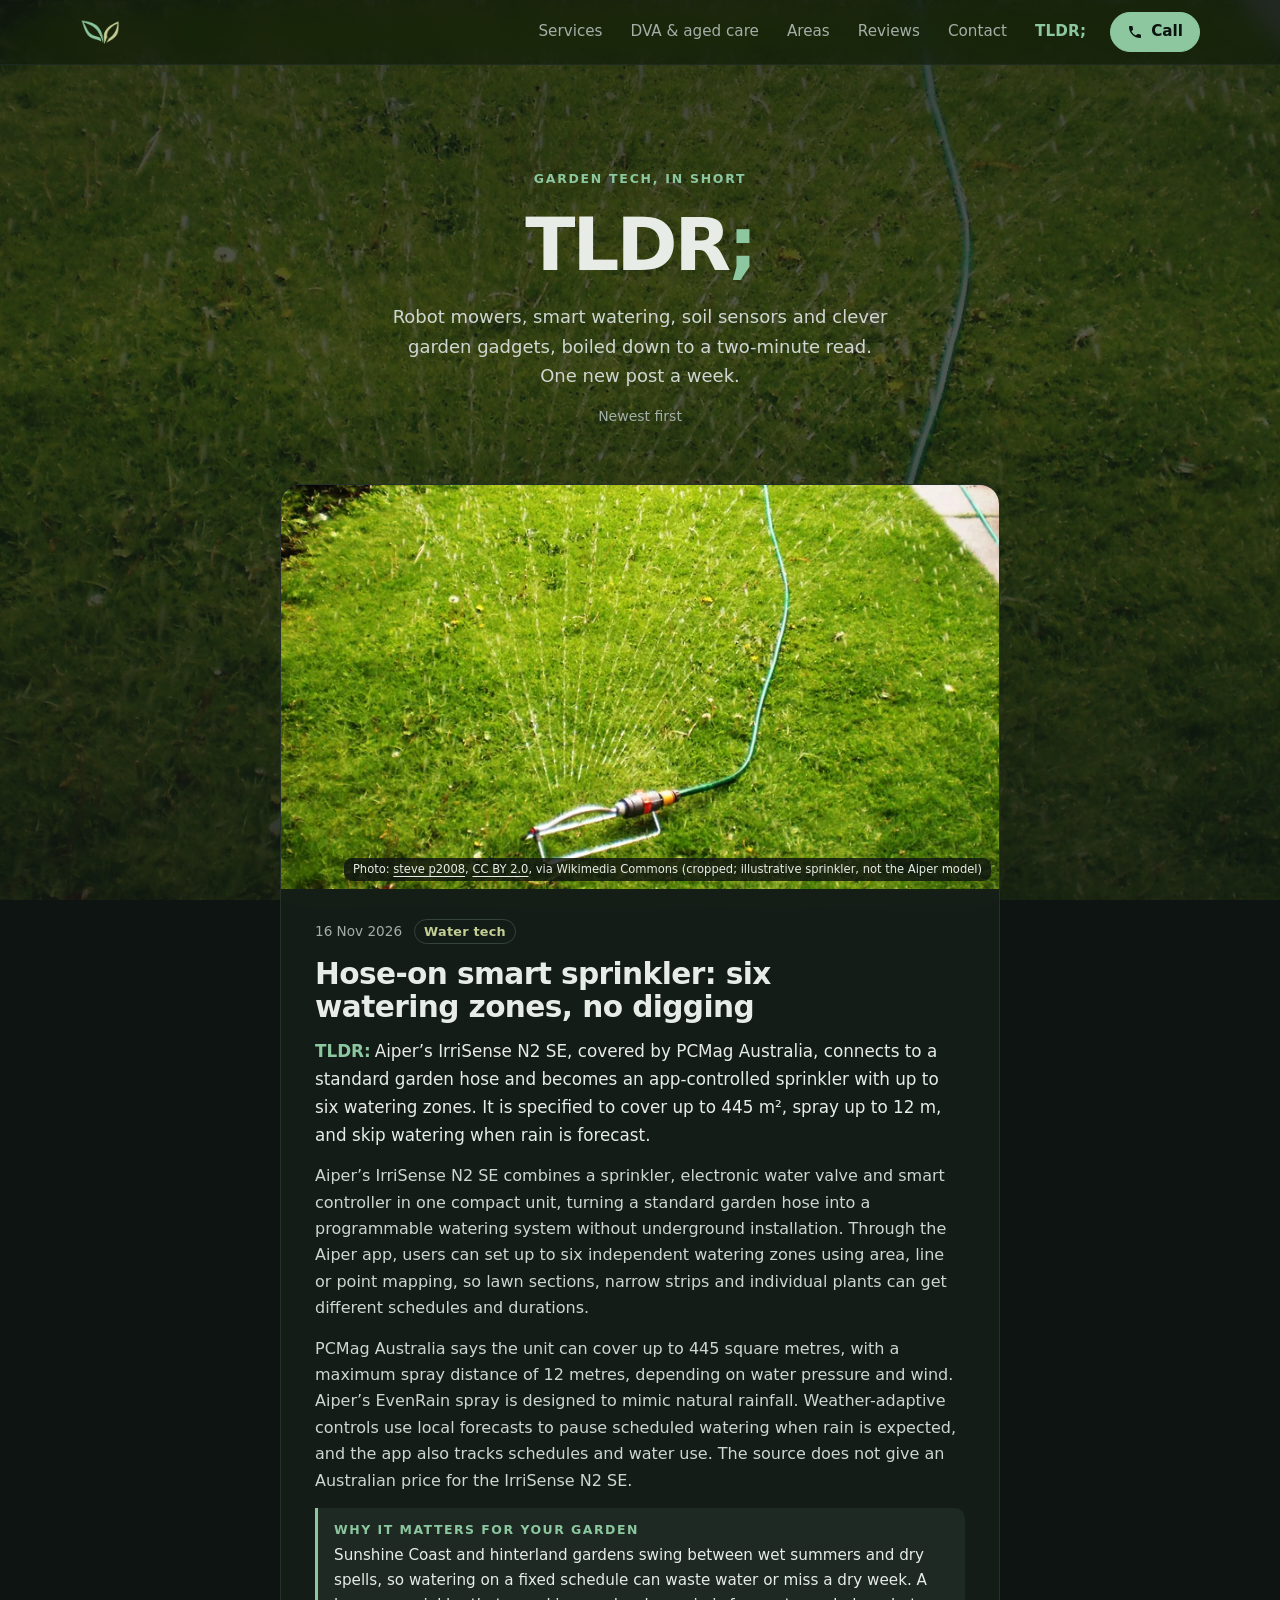
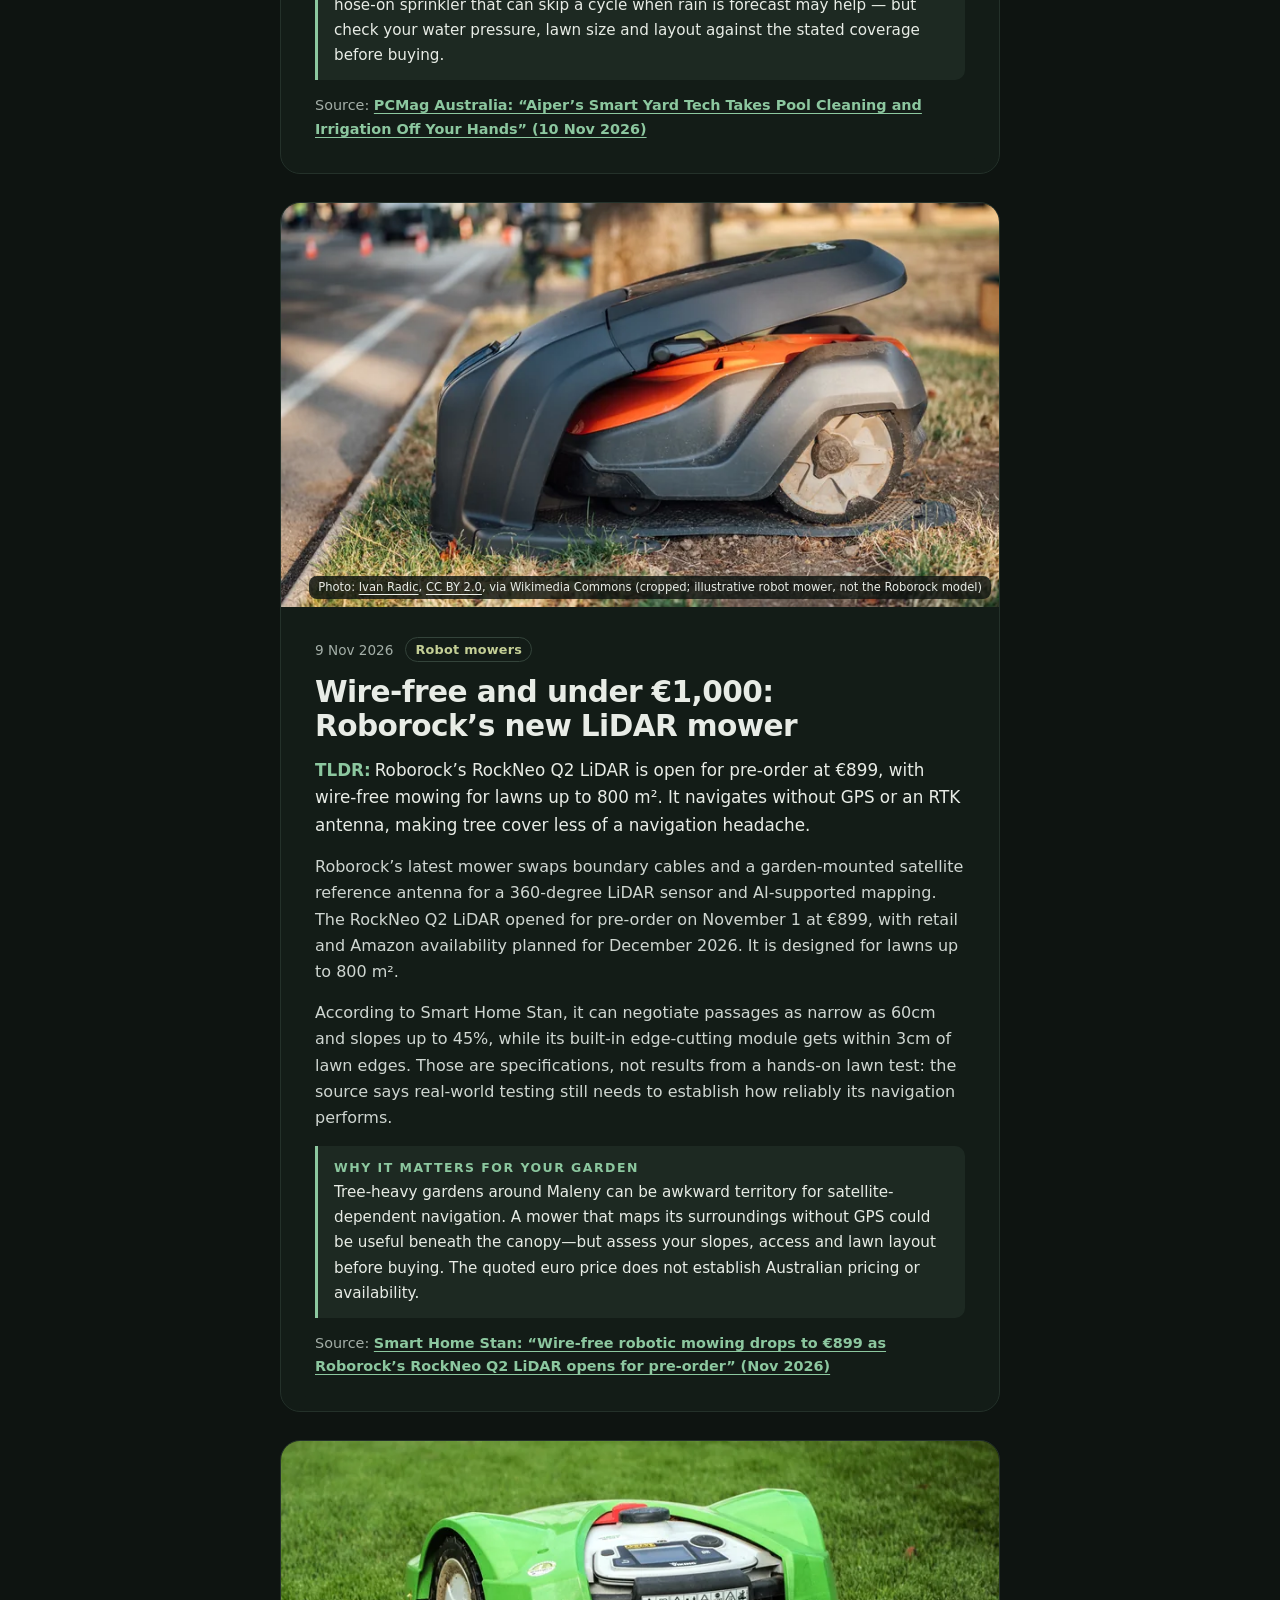
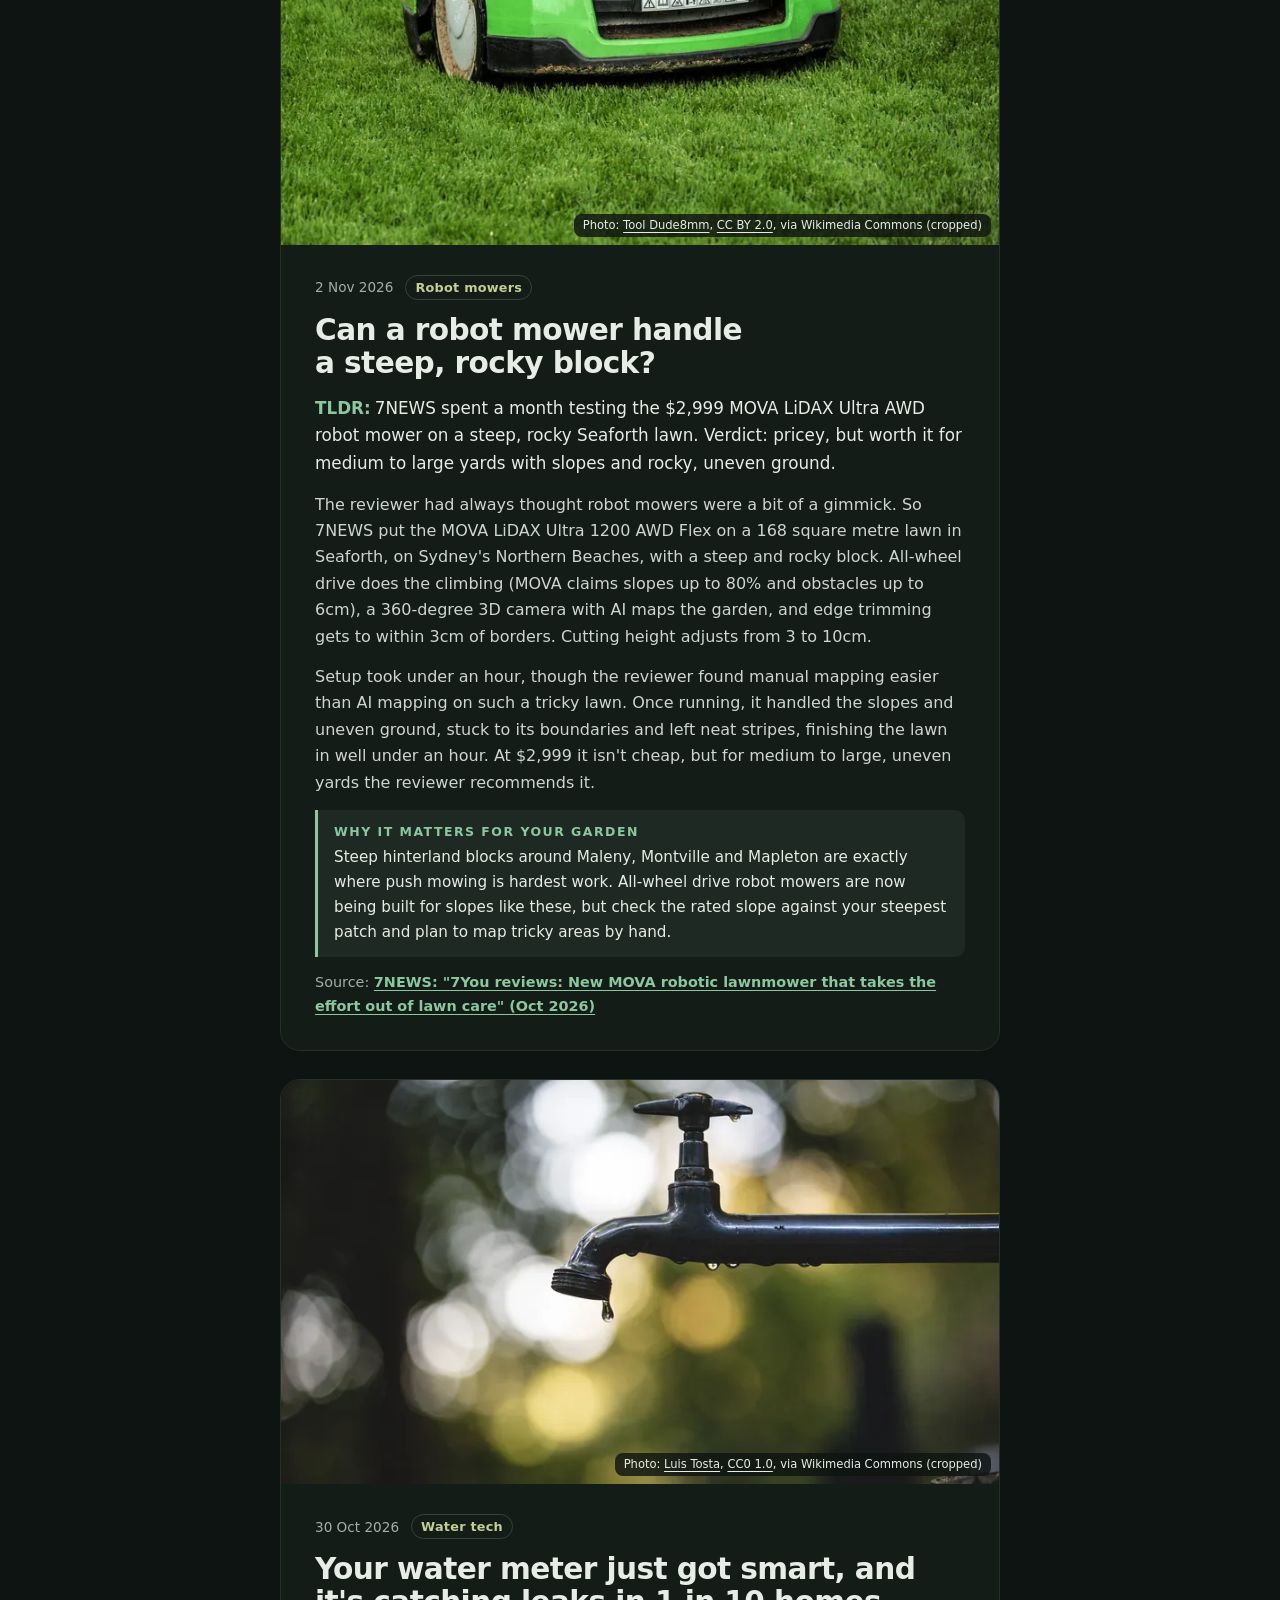
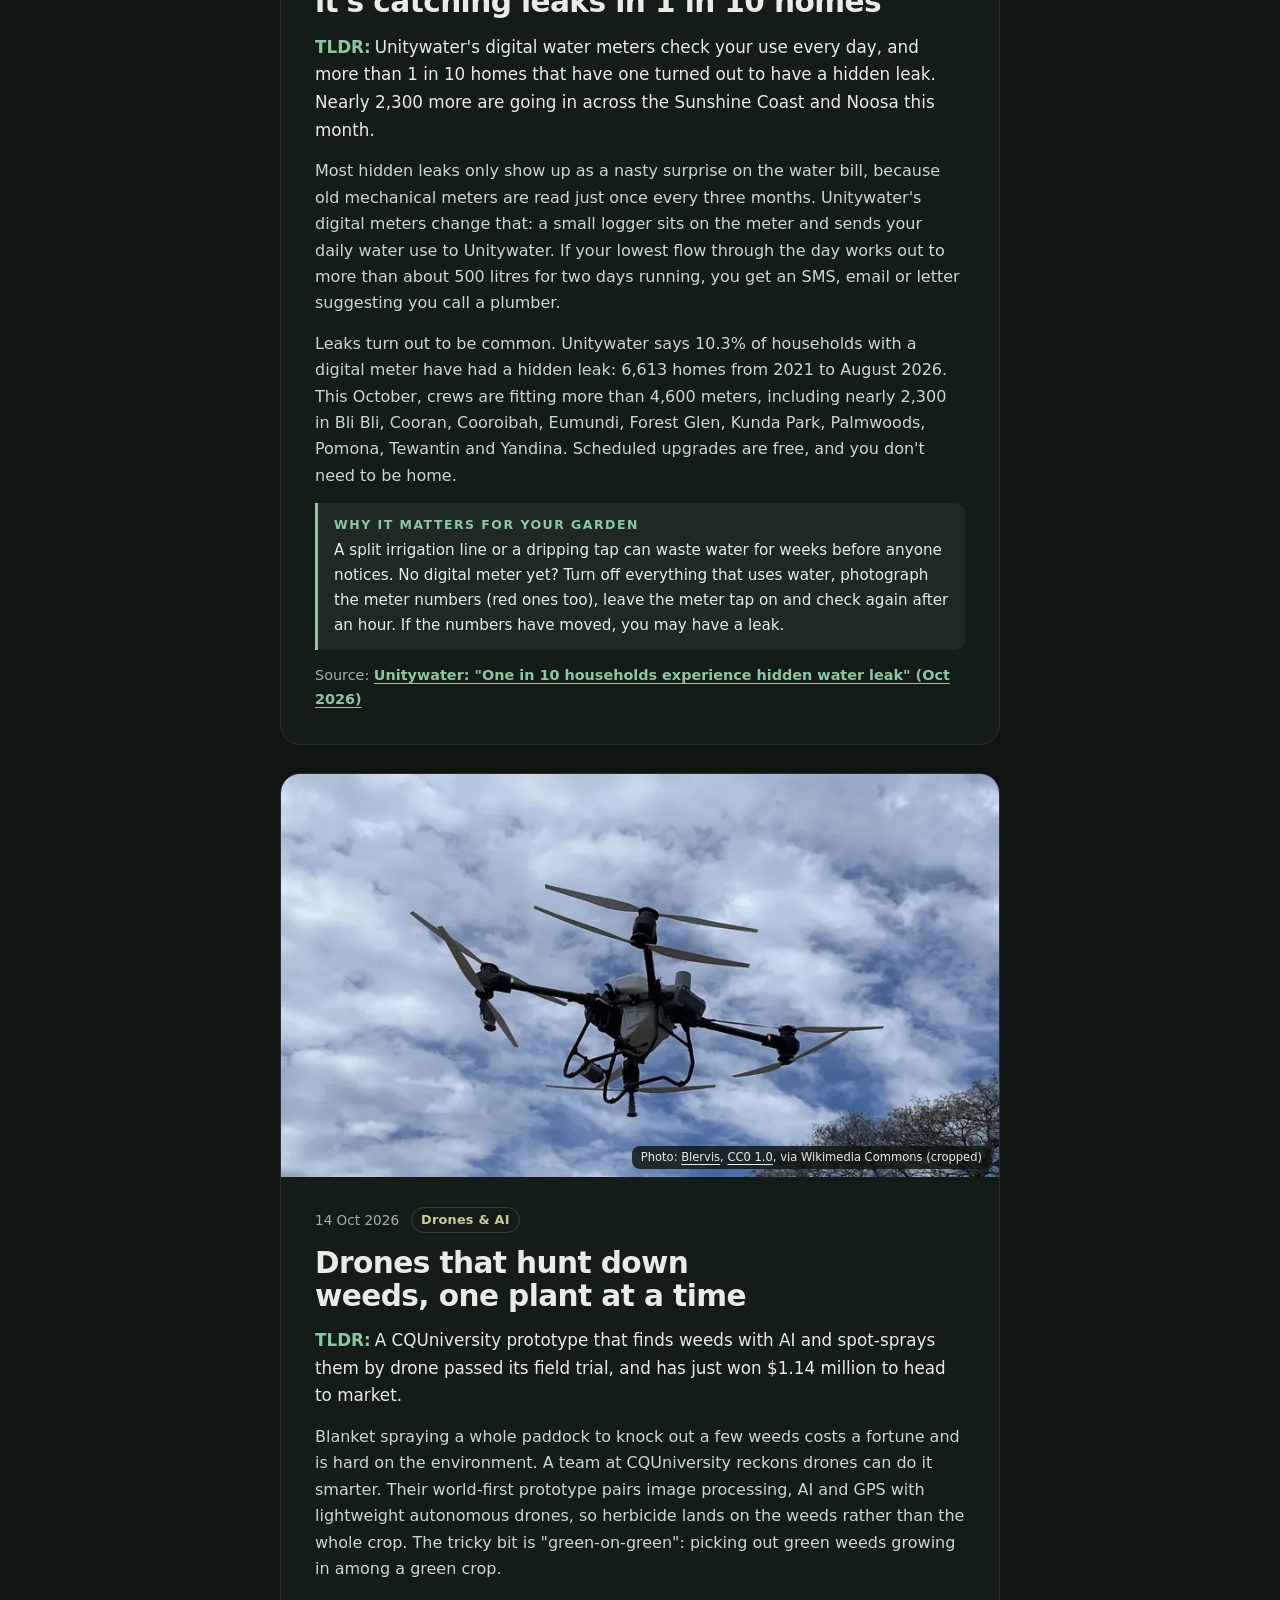
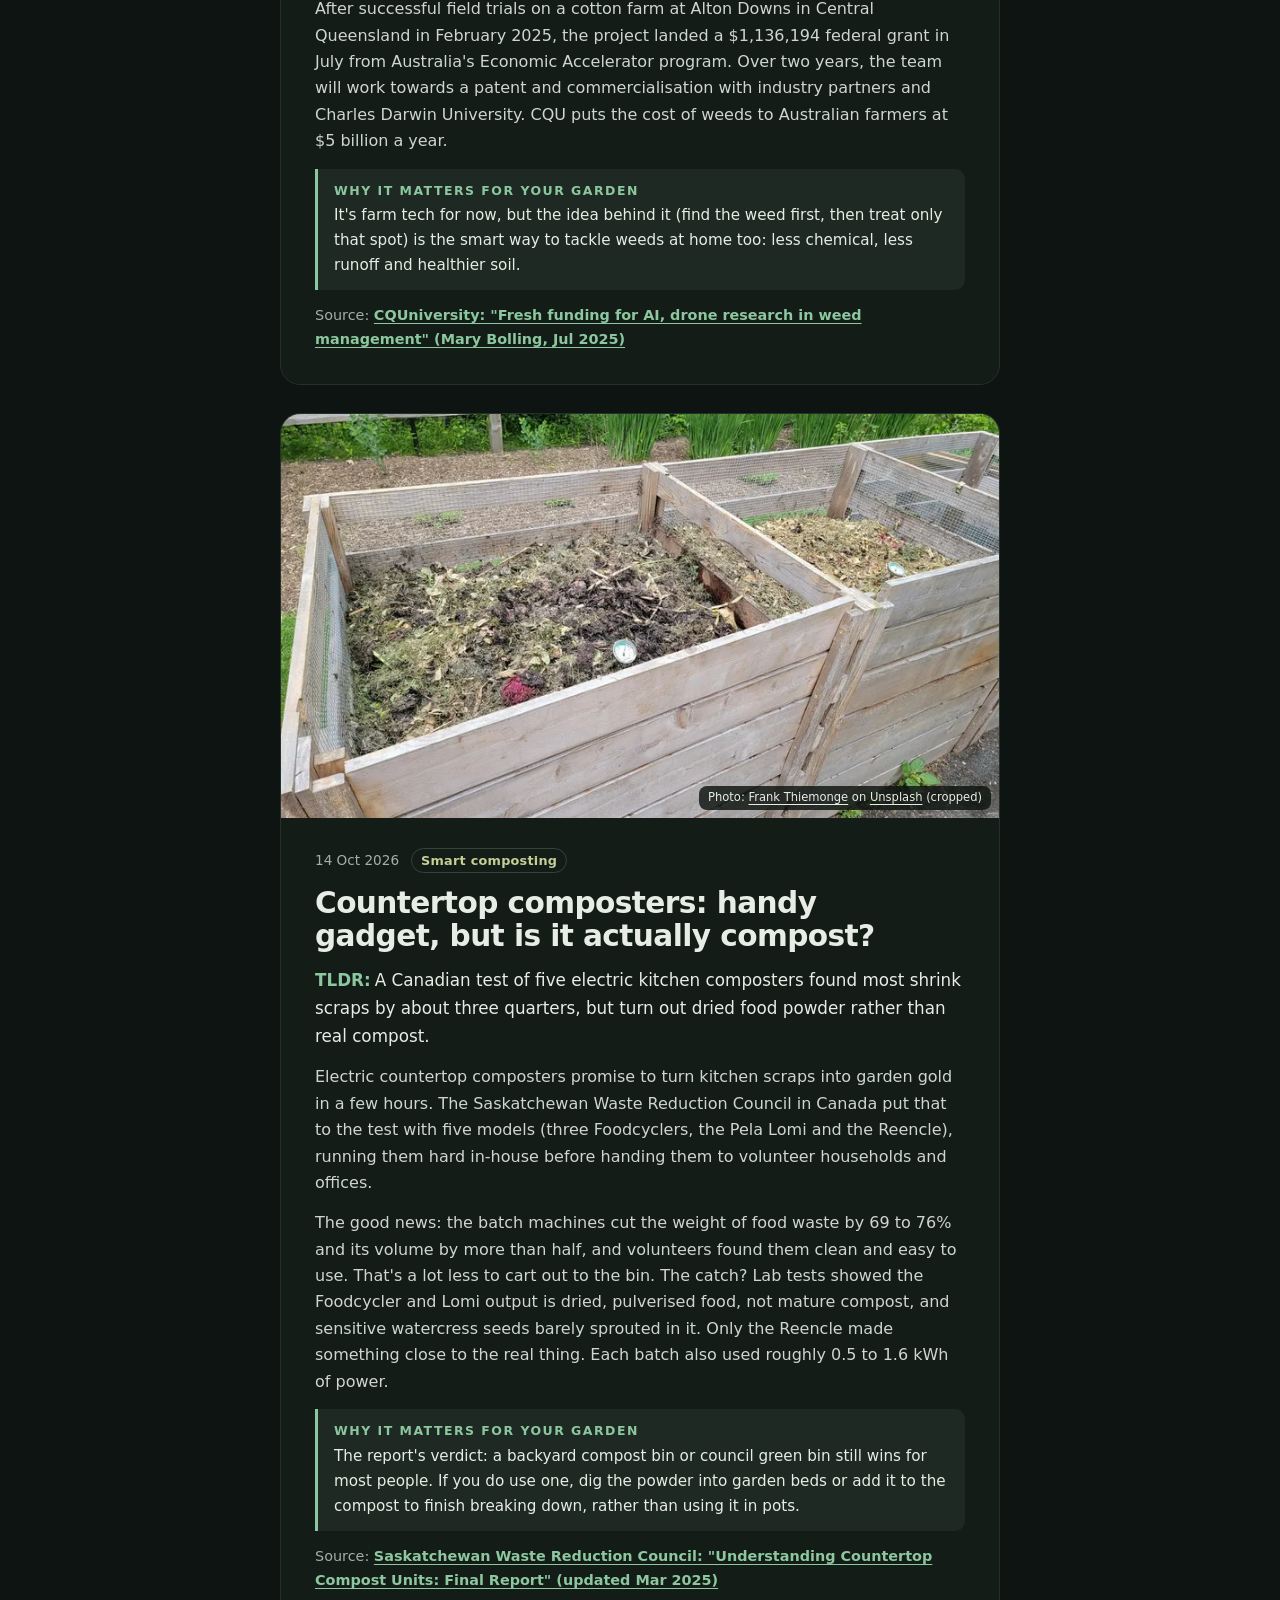
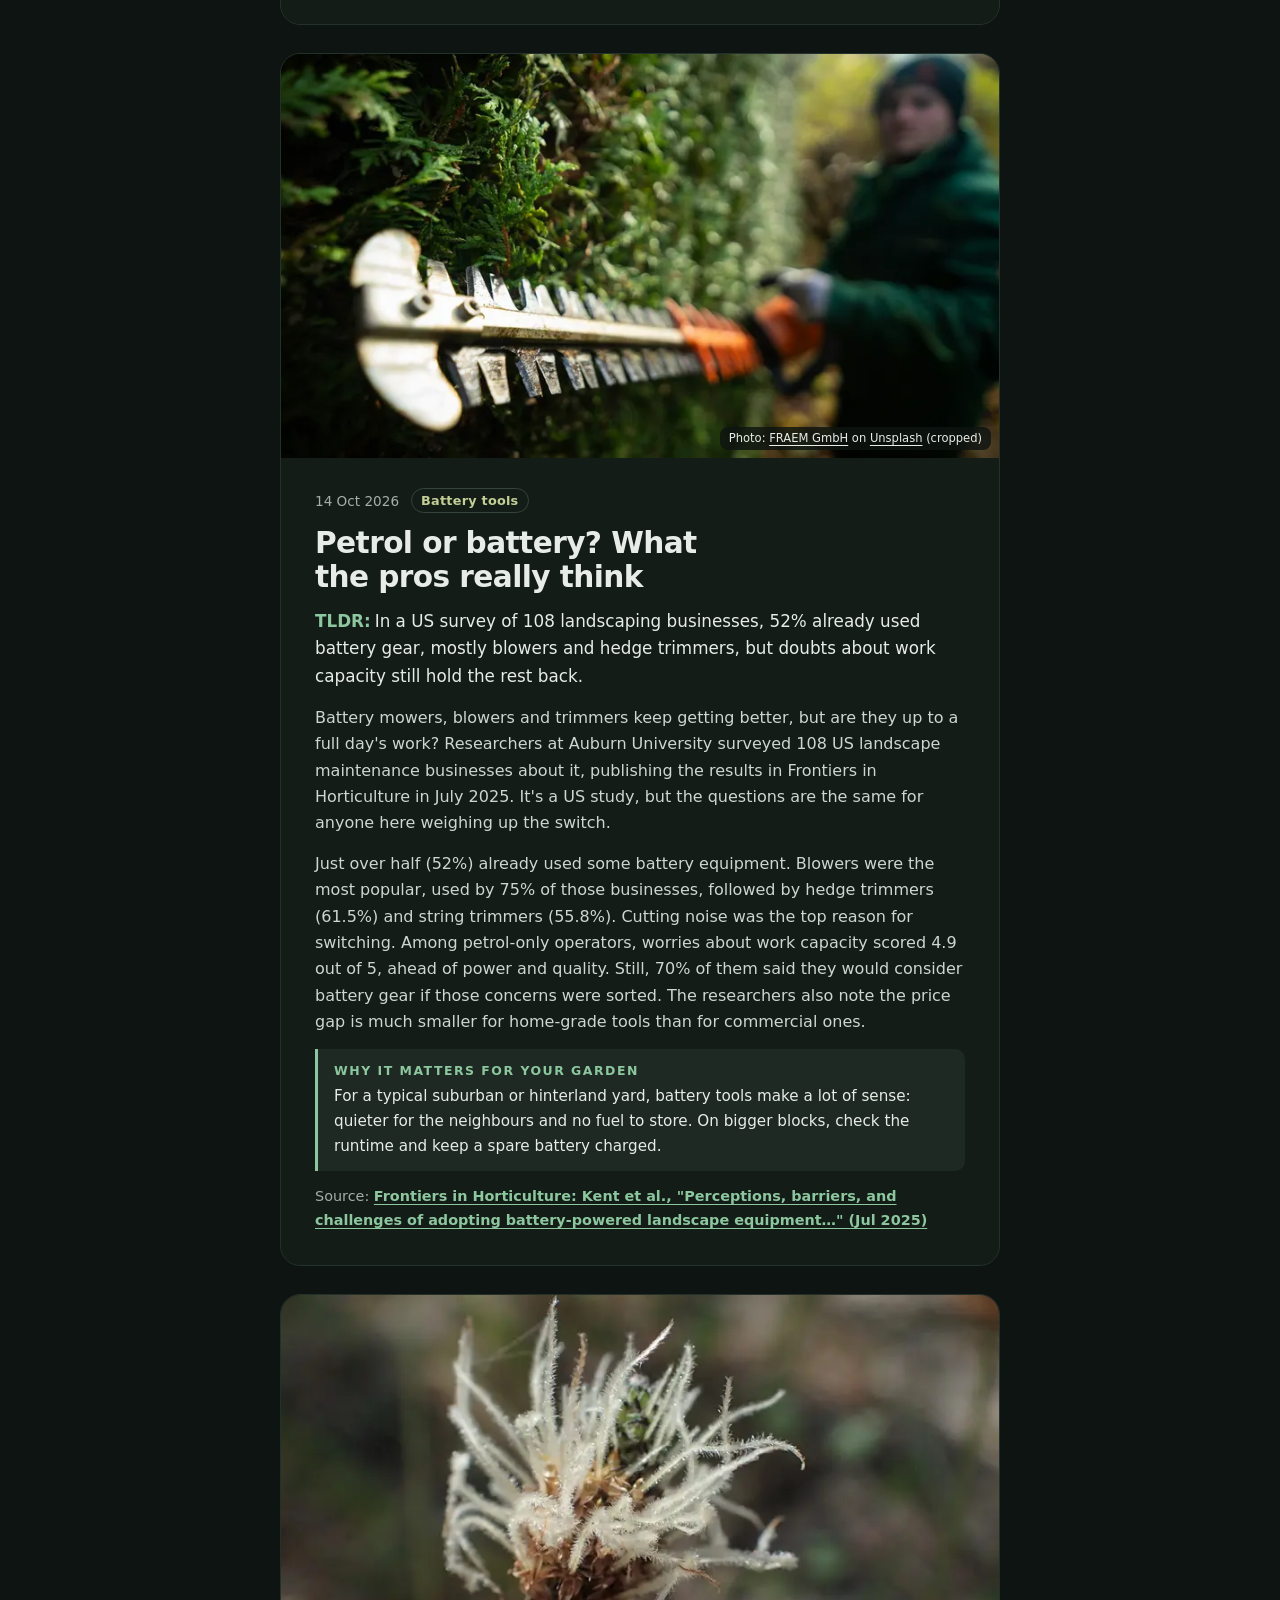
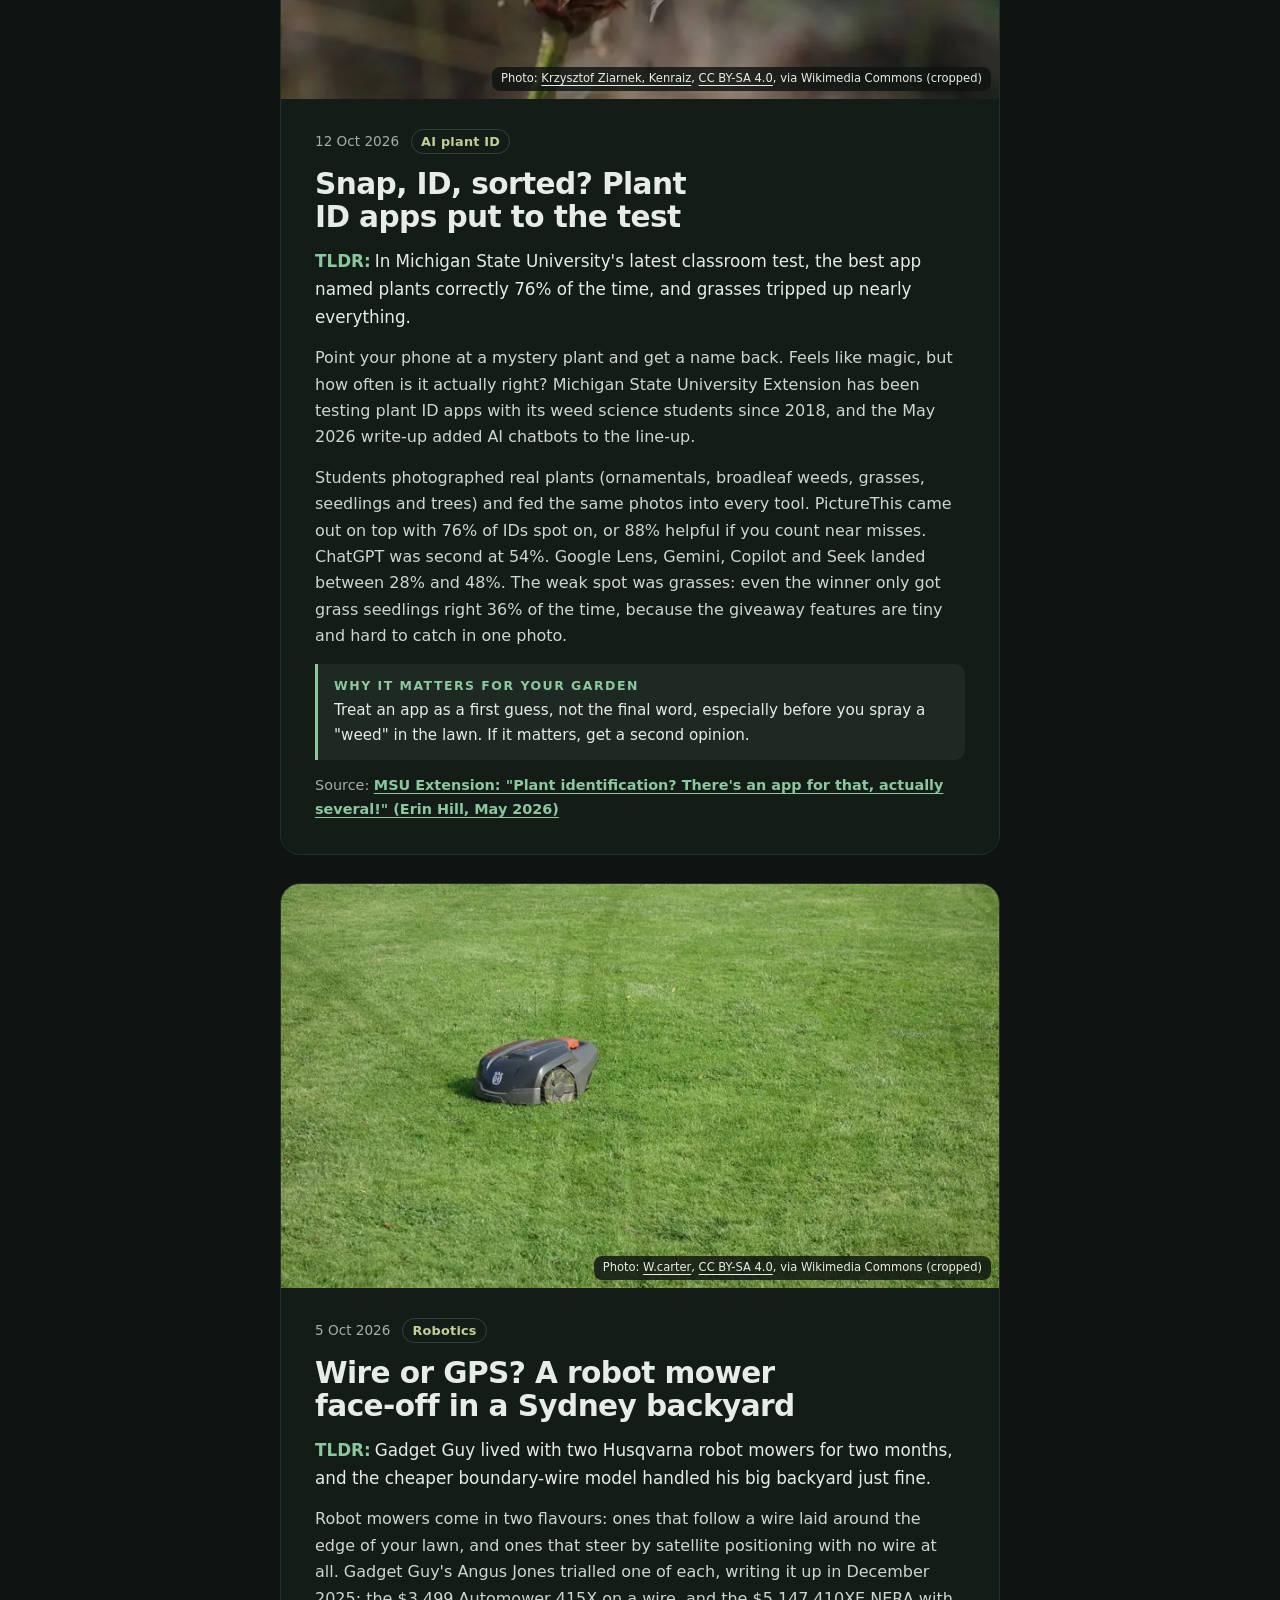
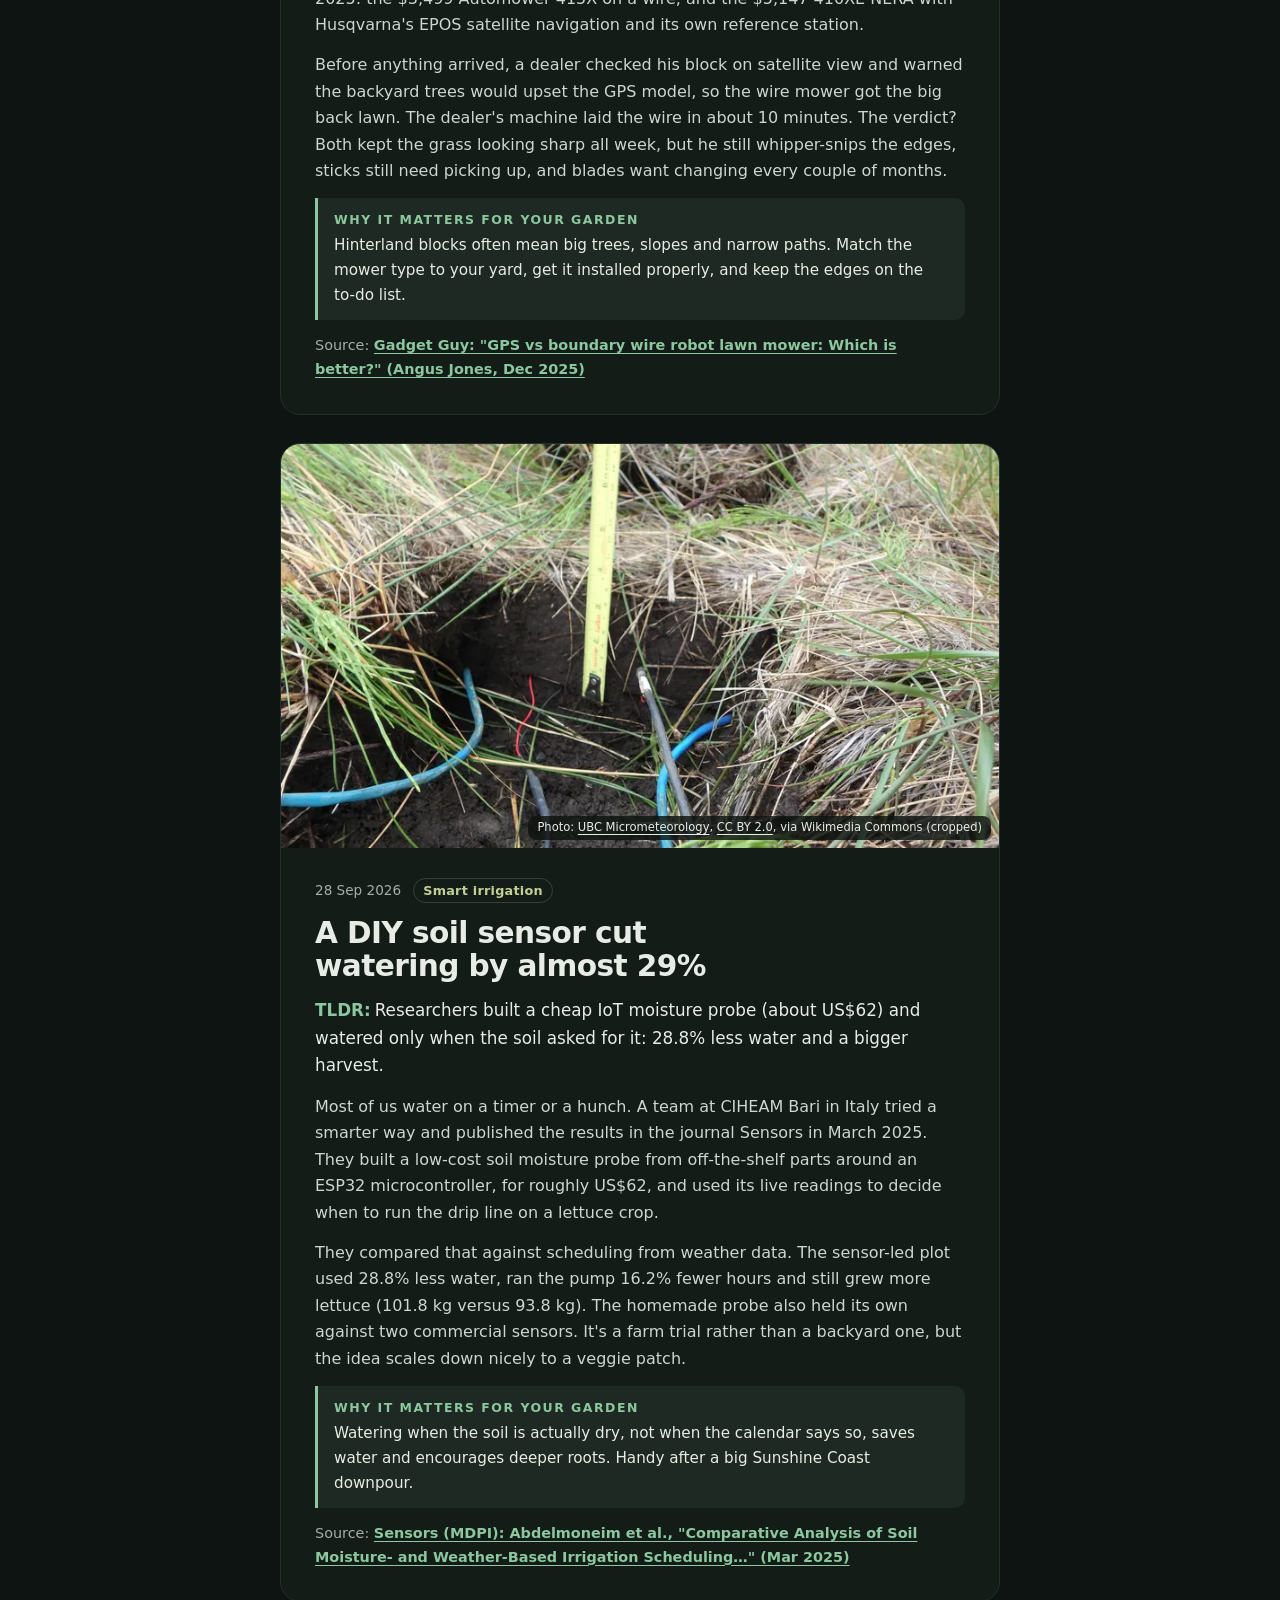
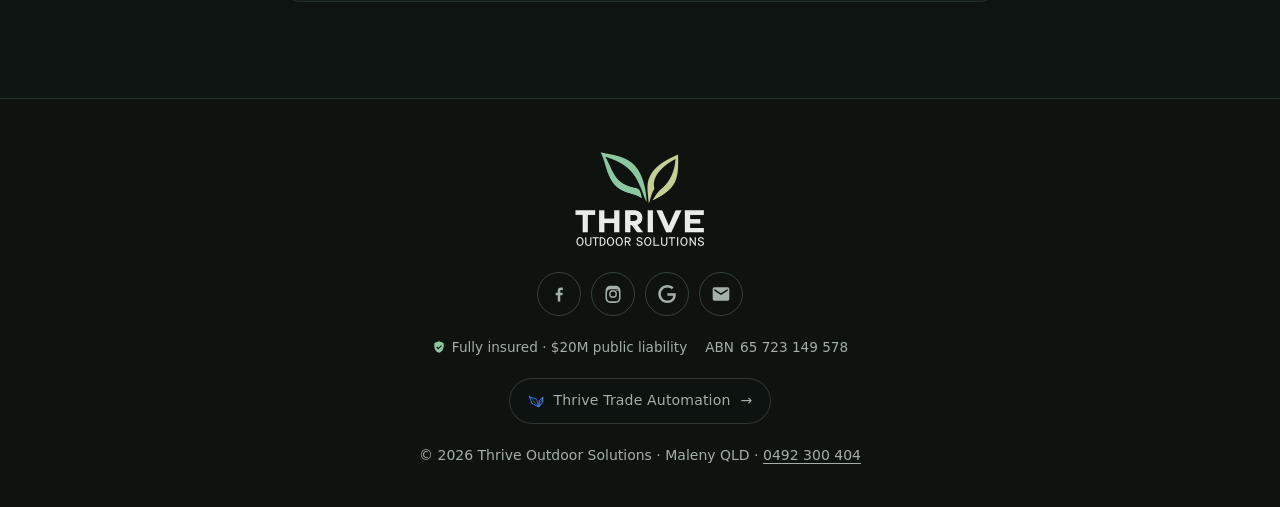
<file: tldr/index.html>
<!doctype html>
<!--
  TLDR; feed. HOW TO ADD A WEEKLY POST (newest first, no build step):
  1. Photo: a properly licensed image (Wikimedia Commons CC0/CC BY/CC BY-SA, Unsplash/Pexels licence, or an
     official press image cleared for editorial use). Crop to 16:9, save EXIF-free as
     images/tldr-<slug>-800.webp/.jpg and images/tldr-<slug>-1600.webp/.jpg (e.g. with Pillow or Squoosh).
  2. Copy the newest <article class="post"> block below, paste it ABOVE it, and change: id, data-bg / data-bg-sm,
     the image paths + alt, the photo credit + licence, <time datetime> + date text, the tag, headline, TLDR line,
     the 100-170 word write-up, "Why it matters", and the Source link (keep target="_blank" rel="noopener noreferrer").
  3. Update <lastmod> for /tldr/ in sitemap.xml. That's it: the reveal animation and living background pick it up.
  No photo? Leave out data-bg/data-bg-sm and the <figure>; the background falls back to the job photos.
-->
<html lang="en-AU">
<head>
  <meta charset="utf-8">
  <meta name="viewport" content="width=device-width, initial-scale=1">
  <meta name="format-detection" content="telephone=no">
  <title>TLDR; Garden tech, in short | Thrive Outdoor Solutions</title>
  <meta name="description" content="Garden tech, in short: quick, plain-English reads on robot mowers, smart irrigation, soil sensors, AI plant ID and more. New post weekly.">
  <link rel="canonical" href="https://www.thriveoutdoorsolutions.com.au/tldr/">
  <meta name="theme-color" content="#0e1411">
  <link rel="icon" type="image/png" sizes="32x32" href="../images/favicon-32.png">
  <link rel="apple-touch-icon" href="../images/apple-touch-icon.png">
  <meta property="og:type" content="website">
  <meta property="og:locale" content="en_AU">
  <meta property="og:site_name" content="Thrive Outdoor Solutions">
  <meta property="og:url" content="https://www.thriveoutdoorsolutions.com.au/tldr/">
  <meta property="og:title" content="TLDR; Garden tech, in short | Thrive Outdoor Solutions">
  <meta property="og:description" content="Garden tech, in short: quick, plain-English reads on robot mowers, smart irrigation, soil sensors, AI plant ID and more. New post weekly.">
  <meta property="og:image" content="https://www.thriveoutdoorsolutions.com.au/images/og-image-v2.jpg">
  <meta property="og:image:width" content="1200">
  <meta property="og:image:height" content="630">
  <meta property="og:image:alt" content="Thrive Outdoor Solutions logo: two green leaves above the business name on a dark background">
  <meta name="twitter:card" content="summary_large_image">
  <meta name="twitter:image" content="https://www.thriveoutdoorsolutions.com.au/images/og-image-v2.jpg">
  <link rel="stylesheet" href="../css/styles.css?v=21">
  <script>document.documentElement.classList.add('js')</script>
</head>
<body class="tldr-page">
  <a class="skip" href="#main">Skip to content</a>
  <div class="tldr-bg" aria-hidden="true" data-fallback="../images/show-pool-1200.webp ../images/show-house-1200.webp ../images/show-path-1200.webp ../images/show-paving-1200.webp ../images/show-hedges-1200.webp ../images/show-street-1200.webp"></div>

  <header class="site-header">
    <div class="wrap header-inner">
      <a class="brand" href="../" aria-label="Thrive Outdoor Solutions, home">
        <img src="../images/logo-mark.png" width="48" height="32" alt="">
      </a>
      <nav class="nav" aria-label="Main">
        <a href="../#services">Services</a>
        <a href="../#care">DVA &amp; aged care</a>
        <a href="../#local">Areas</a>
        <a href="../#reviews">Reviews</a>
        <a href="../#quote">Contact</a>
        <a class="nav-tldr" href="./" aria-current="page">TLDR;</a>
      </nav>
      <a class="tldr-m" href="./" aria-current="page">TLDR;</a>
      <a class="btn btn-sm" href="tel:0492300404">
        <svg aria-hidden="true" viewBox="0 0 24 24" width="16" height="16"><path fill="currentColor" d="M6.6 10.8a15.5 15.5 0 0 0 6.6 6.6l2.2-2.2c.3-.3.7-.4 1-.2 1.1.4 2.3.6 3.6.6.6 0 1 .4 1 1V20c0 .6-.4 1-1 1A17 17 0 0 1 3 4c0-.6.4-1 1-1h3.5c.6 0 1 .4 1 1 0 1.3.2 2.5.6 3.6.1.3 0 .7-.2 1z"/></svg>
        Call
      </a>
    </div>
  </header>

  <main id="main">
    <header class="wrap tldr-head">
      <p class="eyebrow">Garden tech, in short</p>
      <h1>TLDR<span class="semi">;</span></h1>
      <p class="lede">Robot mowers, smart watering, soil sensors and clever garden gadgets, boiled down to a two-minute read. One new post a week.</p>
      <p class="fine">Newest first</p>
    </header>

    <div class="feed">
      <!-- POST 2026-11-16 -->
      <article class="post" id="aiper-irrisense-n2-se" data-bg="../images/tldr-smart-sprinkler-1600.webp" data-bg-sm="../images/tldr-smart-sprinkler-800.webp" aria-labelledby="aiper-irrisense-n2-se-h">
        <figure class="post-media">
          <picture>
            <source type="image/webp" srcset="../images/tldr-smart-sprinkler-800.webp 800w, ../images/tldr-smart-sprinkler-1600.webp 1600w" sizes="(min-width: 760px) 720px, calc(100vw - 32px)">
            <img src="../images/tldr-smart-sprinkler-800.jpg" srcset="../images/tldr-smart-sprinkler-800.jpg 800w, ../images/tldr-smart-sprinkler-1600.jpg 1600w" sizes="(min-width: 760px) 720px, calc(100vw - 32px)" width="1600" height="900" loading="lazy" decoding="async" alt="An oscillating garden sprinkler attached to a green hose, spraying a fan of water across a lush green lawn">
          </picture>
          <figcaption>Photo: <a href="https://commons.wikimedia.org/wiki/File:Oscillating_Sprinkler.jpg" target="_blank" rel="noopener noreferrer">steve p2008</a>, <a href="https://creativecommons.org/licenses/by/2.0/" target="_blank" rel="noopener noreferrer">CC BY 2.0</a>, via Wikimedia Commons (cropped; illustrative sprinkler, not the Aiper model)</figcaption>
        </figure>
        <div class="post-body">
          <p class="post-meta"><time datetime="2026-11-16">16 Nov 2026</time><span class="tag">Water tech</span></p>
          <h2 id="aiper-irrisense-n2-se-h">Hose-on smart sprinkler: six watering zones, no digging</h2>
          <p class="post-tldr"><strong>TLDR:</strong>Aiper’s IrriSense N2 SE, covered by PCMag Australia, connects to a standard garden hose and becomes an app-controlled sprinkler with up to six watering zones. It is specified to cover up to 445 m², spray up to 12 m, and skip watering when rain is forecast.</p>
          <p class="post-text">Aiper’s IrriSense N2 SE combines a sprinkler, electronic water valve and smart controller in one compact unit, turning a standard garden hose into a programmable watering system without underground installation. Through the Aiper app, users can set up to six independent watering zones using area, line or point mapping, so lawn sections, narrow strips and individual plants can get different schedules and durations.</p>
          <p class="post-text">PCMag Australia says the unit can cover up to 445 square metres, with a maximum spray distance of 12 metres, depending on water pressure and wind. Aiper’s EvenRain spray is designed to mimic natural rainfall. Weather-adaptive controls use local forecasts to pause scheduled watering when rain is expected, and the app also tracks schedules and water use. The source does not give an Australian price for the IrriSense N2 SE.</p>
          <p class="post-why"><strong>Why it matters for your garden</strong>Sunshine Coast and hinterland gardens swing between wet summers and dry spells, so watering on a fixed schedule can waste water or miss a dry week. A hose-on sprinkler that can skip a cycle when rain is forecast may help — but check your water pressure, lawn size and layout against the stated coverage before buying.</p>
          <p class="post-source">Source: <a href="https://au.pcmag.com/smart-home/120832/aiper-experts-duo-scuba-s3-irrisense-n2-se-australia-smart-robot-pool-cleaner-specs" target="_blank" rel="noopener noreferrer">PCMag Australia: “Aiper’s Smart Yard Tech Takes Pool Cleaning and Irrigation Off Your Hands” (10 Nov 2026)</a></p>
        </div>
      </article>
      <!-- POST 2026-11-09 -->
      <article class="post" id="roborock-q2-lidar" data-bg="../images/tldr-roborock-q2-1600.webp" data-bg-sm="../images/tldr-roborock-q2-800.webp" aria-labelledby="roborock-q2-lidar-h">
        <figure class="post-media">
          <picture>
            <source type="image/webp" srcset="../images/tldr-roborock-q2-800.webp 800w, ../images/tldr-roborock-q2-1600.webp 1600w" sizes="(min-width: 760px) 720px, calc(100vw - 32px)">
            <img src="../images/tldr-roborock-q2-800.jpg" srcset="../images/tldr-roborock-q2-800.jpg 800w, ../images/tldr-roborock-q2-1600.jpg 1600w" sizes="(min-width: 760px) 720px, calc(100vw - 32px)" width="1600" height="900" loading="lazy" decoding="async" alt="A dark robot lawn mower with orange accents beside a tree on a grassy verge">
          </picture>
          <figcaption>Photo: <a href="https://commons.wikimedia.org/wiki/File:Robot_lawn_mower_close-up_(51331550196).jpg" target="_blank" rel="noopener noreferrer">Ivan Radic</a>, <a href="https://creativecommons.org/licenses/by/2.0/" target="_blank" rel="noopener noreferrer">CC BY 2.0</a>, via Wikimedia Commons (cropped; illustrative robot mower, not the Roborock model)</figcaption>
        </figure>
        <div class="post-body">
          <p class="post-meta"><time datetime="2026-11-09">9 Nov 2026</time><span class="tag">Robot mowers</span></p>
          <h2 id="roborock-q2-lidar-h">Wire-free and under €1,000: Roborock’s new LiDAR mower</h2>
          <p class="post-tldr"><strong>TLDR:</strong>Roborock’s RockNeo Q2 LiDAR is open for pre-order at €899, with wire-free mowing for lawns up to 800 m². It navigates without GPS or an RTK antenna, making tree cover less of a navigation headache.</p>
          <p class="post-text">Roborock’s latest mower swaps boundary cables and a garden-mounted satellite reference antenna for a 360-degree LiDAR sensor and AI-supported mapping. The RockNeo Q2 LiDAR opened for pre-order on November 1 at €899, with retail and Amazon availability planned for December 2026. It is designed for lawns up to 800 m².</p>
          <p class="post-text">According to Smart Home Stan, it can negotiate passages as narrow as 60cm and slopes up to 45%, while its built-in edge-cutting module gets within 3cm of lawn edges. Those are specifications, not results from a hands-on lawn test: the source says real-world testing still needs to establish how reliably its navigation performs.</p>
          <p class="post-why"><strong>Why it matters for your garden</strong>Tree-heavy gardens around Maleny can be awkward territory for satellite-dependent navigation. A mower that maps its surroundings without GPS could be useful beneath the canopy—but assess your slopes, access and lawn layout before buying. The quoted euro price does not establish Australian pricing or availability.</p>
          <p class="post-source">Source: <a href="https://www.smarthomestan.com/wire-free-robotic-mowing-drops-to-e899-as-roborocks-rockneo-q2-lidar-opens-for-pre-order/" target="_blank" rel="noopener noreferrer">Smart Home Stan: “Wire-free robotic mowing drops to €899 as Roborock’s RockNeo Q2 LiDAR opens for pre-order” (Nov 2026)</a></p>
        </div>
      </article>
      <!-- POST 2026-11-02 -->
      <article class="post" id="mova-robot-mower-steep-block" data-bg="../images/tldr-robot-slope-1600.webp" data-bg-sm="../images/tldr-robot-slope-800.webp" aria-labelledby="mova-robot-mower-steep-block-h">
        <figure class="post-media">
          <picture>
            <source type="image/webp" srcset="../images/tldr-robot-slope-800.webp 800w, ../images/tldr-robot-slope-1600.webp 1600w" sizes="(min-width: 760px) 720px, calc(100vw - 32px)">
            <img src="../images/tldr-robot-slope-800.jpg" srcset="../images/tldr-robot-slope-800.jpg 800w, ../images/tldr-robot-slope-1600.jpg 1600w" sizes="(min-width: 760px) 720px, calc(100vw - 32px)" width="1600" height="900" loading="lazy" decoding="async" alt="A green and white robot lawn mower cutting a lush, freshly mown lawn">
          </picture>
          <figcaption>Photo: <a href="https://commons.wikimedia.org/wiki/File:Lawn_Mower_Rush_Robot_Mower_Green_Edited_2020_(49927081513).jpg" target="_blank" rel="noopener noreferrer">Tool Dude8mm</a>, <a href="https://creativecommons.org/licenses/by/2.0/" target="_blank" rel="noopener noreferrer">CC BY 2.0</a>, via Wikimedia Commons (cropped)</figcaption>
        </figure>
        <div class="post-body">
          <p class="post-meta"><time datetime="2026-11-02">2 Nov 2026</time><span class="tag">Robot mowers</span></p>
          <h2 id="mova-robot-mower-steep-block-h">Can a robot mower handle a steep, rocky block?</h2>
          <p class="post-tldr"><strong>TLDR:</strong>7NEWS spent a month testing the $2,999 MOVA LiDAX Ultra AWD robot mower on a steep, rocky Seaforth lawn. Verdict: pricey, but worth it for medium to large yards with slopes and rocky, uneven ground.</p>
          <p class="post-text">The reviewer had always thought robot mowers were a bit of a gimmick. So 7NEWS put the MOVA LiDAX Ultra 1200 AWD Flex on a 168 square metre lawn in Seaforth, on Sydney's Northern Beaches, with a steep and rocky block. All-wheel drive does the climbing (MOVA claims slopes up to 80% and obstacles up to 6cm), a 360-degree 3D camera with AI maps the garden, and edge trimming gets to within 3cm of borders. Cutting height adjusts from 3 to 10cm.</p>
          <p class="post-text">Setup took under an hour, though the reviewer found manual mapping easier than AI mapping on such a tricky lawn. Once running, it handled the slopes and uneven ground, stuck to its boundaries and left neat stripes, finishing the lawn in well under an hour. At $2,999 it isn't cheap, but for medium to large, uneven yards the reviewer recommends it.</p>
          <p class="post-why"><strong>Why it matters for your garden</strong>Steep hinterland blocks around Maleny, Montville and Mapleton are exactly where push mowing is hardest work. All-wheel drive robot mowers are now being built for slopes like these, but check the rated slope against your steepest patch and plan to map tricky areas by hand.</p>
          <p class="post-source">Source: <a href="https://7news.com.au/7you/home/7you-reviews-new-mova-robotic-lawn-mower-that-takes-the-effort-out-of-lawn-care-so-is-it-worth-your-cash-c-23027733" target="_blank" rel="noopener noreferrer">7NEWS: "7You reviews: New MOVA robotic lawnmower that takes the effort out of lawn care" (Oct 2026)</a></p>
        </div>
      </article>
      <!-- POST 2026-10-30 -->
      <article class="post" id="unitywater-digital-meters-leaks" data-bg="../images/tldr-hidden-leaks-1600.webp" data-bg-sm="../images/tldr-hidden-leaks-800.webp" aria-labelledby="unitywater-digital-meters-leaks-h">
        <figure class="post-media">
          <picture>
            <source type="image/webp" srcset="../images/tldr-hidden-leaks-800.webp 800w, ../images/tldr-hidden-leaks-1600.webp 1600w" sizes="(min-width: 760px) 720px, calc(100vw - 32px)">
            <img src="../images/tldr-hidden-leaks-800.jpg" srcset="../images/tldr-hidden-leaks-800.jpg 800w, ../images/tldr-hidden-leaks-1600.jpg 1600w" sizes="(min-width: 760px) 720px, calc(100vw - 32px)" width="1600" height="900" loading="lazy" decoding="async" alt="A dark metal outdoor garden tap with a drop of water falling from its spout, against a softly blurred green garden">
          </picture>
          <figcaption>Photo: <a href="https://commons.wikimedia.org/wiki/File:Water_on_tap_(Unsplash).jpg" target="_blank" rel="noopener noreferrer">Luis Tosta</a>, <a href="https://creativecommons.org/publicdomain/zero/1.0/" target="_blank" rel="noopener noreferrer">CC0 1.0</a>, via Wikimedia Commons (cropped)</figcaption>
        </figure>
        <div class="post-body">
          <p class="post-meta"><time datetime="2026-10-30">30 Oct 2026</time><span class="tag">Water tech</span></p>
          <h2 id="unitywater-digital-meters-leaks-h">Your water meter just got smart, and it's catching leaks in 1 in 10 homes</h2>
          <p class="post-tldr"><strong>TLDR:</strong>Unitywater's digital water meters check your use every day, and more than 1 in 10 homes that have one turned out to have a hidden leak. Nearly 2,300 more are going in across the Sunshine Coast and Noosa this month.</p>
          <p class="post-text">Most hidden leaks only show up as a nasty surprise on the water bill, because old mechanical meters are read just once every three months. Unitywater's digital meters change that: a small logger sits on the meter and sends your daily water use to Unitywater. If your lowest flow through the day works out to more than about 500 litres for two days running, you get an SMS, email or letter suggesting you call a plumber.</p>
          <p class="post-text">Leaks turn out to be common. Unitywater says 10.3% of households with a digital meter have had a hidden leak: 6,613 homes from 2021 to August 2026. This October, crews are fitting more than 4,600 meters, including nearly 2,300 in Bli Bli, Cooran, Cooroibah, Eumundi, Forest Glen, Kunda Park, Palmwoods, Pomona, Tewantin and Yandina. Scheduled upgrades are free, and you don't need to be home.</p>
          <p class="post-why"><strong>Why it matters for your garden</strong>A split irrigation line or a dripping tap can waste water for weeks before anyone notices. No digital meter yet? Turn off everything that uses water, photograph the meter numbers (red ones too), leave the meter tap on and check again after an hour. If the numbers have moved, you may have a leak.</p>
          <p class="post-source">Source: <a href="https://www.unitywater.com/newsroom/2026/10/15/06/29/unitywater-one-in-10-households-experience-hidden-water-leak" target="_blank" rel="noopener noreferrer">Unitywater: "One in 10 households experience hidden water leak" (Oct 2026)</a></p>
        </div>
      </article>
      <!-- POST 2026-10-14 -->
      <article class="post" id="ai-weed-drones-cqu" data-bg="../images/tldr-weed-drones-1600.webp" data-bg-sm="../images/tldr-weed-drones-800.webp" aria-labelledby="ai-weed-drones-cqu-h">
        <figure class="post-media">
          <picture>
            <source type="image/webp" srcset="../images/tldr-weed-drones-800.webp 800w, ../images/tldr-weed-drones-1600.webp 1600w" sizes="(min-width: 760px) 720px, calc(100vw - 32px)">
            <img src="../images/tldr-weed-drones-800.jpg" srcset="../images/tldr-weed-drones-800.jpg 800w, ../images/tldr-weed-drones-1600.jpg 1600w" sizes="(min-width: 760px) 720px, calc(100vw - 32px)" width="1600" height="900" loading="lazy" decoding="async" alt="A large black agricultural spray drone with four rotors flying against a cloudy blue sky">
          </picture>
          <figcaption>Photo: <a href="https://commons.wikimedia.org/wiki/File:DJI_Agras_T50_in_flight.jpg" target="_blank" rel="noopener noreferrer">Blervis</a>, <a href="https://creativecommons.org/publicdomain/zero/1.0/" target="_blank" rel="noopener noreferrer">CC0 1.0</a>, via Wikimedia Commons (cropped)</figcaption>
        </figure>
        <div class="post-body">
          <p class="post-meta"><time datetime="2026-10-14">14 Oct 2026</time><span class="tag">Drones &amp; AI</span></p>
          <h2 id="ai-weed-drones-cqu-h">Drones that hunt down weeds, one plant at a time</h2>
          <p class="post-tldr"><strong>TLDR:</strong>A CQUniversity prototype that finds weeds with AI and spot-sprays them by drone passed its field trial, and has just won $1.14 million to head to market.</p>
          <p class="post-text">Blanket spraying a whole paddock to knock out a few weeds costs a fortune and is hard on the environment. A team at CQUniversity reckons drones can do it smarter. Their world-first prototype pairs image processing, AI and GPS with lightweight autonomous drones, so herbicide lands on the weeds rather than the whole crop. The tricky bit is "green-on-green": picking out green weeds growing in among a green crop.</p>
          <p class="post-text">After successful field trials on a cotton farm at Alton Downs in Central Queensland in February 2025, the project landed a $1,136,194 federal grant in July from Australia's Economic Accelerator program. Over two years, the team will work towards a patent and commercialisation with industry partners and Charles Darwin University. CQU puts the cost of weeds to Australian farmers at $5 billion a year.</p>
          <p class="post-why"><strong>Why it matters for your garden</strong>It's farm tech for now, but the idea behind it (find the weed first, then treat only that spot) is the smart way to tackle weeds at home too: less chemical, less runoff and healthier soil.</p>
          <p class="post-source">Source: <a href="https://www.cqu.edu.au/news/1229748/smart-money-to-take-drone-war-on-weeds-to-market" target="_blank" rel="noopener noreferrer">CQUniversity: "Fresh funding for AI, drone research in weed management" (Mary Bolling, Jul 2025)</a></p>
        </div>
      </article>
      <!-- POST 2026-10-14 -->
      <article class="post" id="countertop-composters-tested" data-bg="../images/tldr-countertop-compost-1600.webp" data-bg-sm="../images/tldr-countertop-compost-800.webp" aria-labelledby="countertop-composters-tested-h">
        <figure class="post-media">
          <picture>
            <source type="image/webp" srcset="../images/tldr-countertop-compost-800.webp 800w, ../images/tldr-countertop-compost-1600.webp 1600w" sizes="(min-width: 760px) 720px, calc(100vw - 32px)">
            <img src="../images/tldr-countertop-compost-800.jpg" srcset="../images/tldr-countertop-compost-800.jpg 800w, ../images/tldr-countertop-compost-1600.jpg 1600w" sizes="(min-width: 760px) 720px, calc(100vw - 32px)" width="1600" height="900" loading="lazy" decoding="async" alt="A wooden three-bay compost system with wire mesh sides, filled with garden clippings and a compost thermometer">
          </picture>
          <figcaption>Photo: <a href="https://unsplash.com/photos/a-couple-of-wooden-boxes-filled-with-dirt-GXEPGA3k7N0" target="_blank" rel="noopener noreferrer">Frank Thiemonge</a> on <a href="https://unsplash.com/license" target="_blank" rel="noopener noreferrer">Unsplash</a> (cropped)</figcaption>
        </figure>
        <div class="post-body">
          <p class="post-meta"><time datetime="2026-10-14">14 Oct 2026</time><span class="tag">Smart composting</span></p>
          <h2 id="countertop-composters-tested-h">Countertop composters: handy gadget, but is it actually compost?</h2>
          <p class="post-tldr"><strong>TLDR:</strong>A Canadian test of five electric kitchen composters found most shrink scraps by about three quarters, but turn out dried food powder rather than real compost.</p>
          <p class="post-text">Electric countertop composters promise to turn kitchen scraps into garden gold in a few hours. The Saskatchewan Waste Reduction Council in Canada put that to the test with five models (three Foodcyclers, the Pela Lomi and the Reencle), running them hard in-house before handing them to volunteer households and offices.</p>
          <p class="post-text">The good news: the batch machines cut the weight of food waste by 69 to 76% and its volume by more than half, and volunteers found them clean and easy to use. That's a lot less to cart out to the bin. The catch? Lab tests showed the Foodcycler and Lomi output is dried, pulverised food, not mature compost, and sensitive watercress seeds barely sprouted in it. Only the Reencle made something close to the real thing. Each batch also used roughly 0.5 to 1.6 kWh of power.</p>
          <p class="post-why"><strong>Why it matters for your garden</strong>The report's verdict: a backyard compost bin or council green bin still wins for most people. If you do use one, dig the powder into garden beds or add it to the compost to finish breaking down, rather than using it in pots.</p>
          <p class="post-source">Source: <a href="https://www.saskwastereduction.ca/wp-content/uploads/2026/04/Understanding-Countertop-Compost-Units-Mar2025.pdf" target="_blank" rel="noopener noreferrer">Saskatchewan Waste Reduction Council: "Understanding Countertop Compost Units: Final Report" (updated Mar 2025)</a></p>
        </div>
      </article>
      <!-- POST 2026-10-14 -->
      <article class="post" id="battery-tools-pros-survey" data-bg="../images/tldr-battery-tools-1600.webp" data-bg-sm="../images/tldr-battery-tools-800.webp" aria-labelledby="battery-tools-pros-survey-h">
        <figure class="post-media">
          <picture>
            <source type="image/webp" srcset="../images/tldr-battery-tools-800.webp 800w, ../images/tldr-battery-tools-1600.webp 1600w" sizes="(min-width: 760px) 720px, calc(100vw - 32px)">
            <img src="../images/tldr-battery-tools-800.jpg" srcset="../images/tldr-battery-tools-800.jpg 800w, ../images/tldr-battery-tools-1600.jpg 1600w" sizes="(min-width: 760px) 720px, calc(100vw - 32px)" width="1600" height="900" loading="lazy" decoding="async" alt="Close-up of a hedge trimmer blade cutting a dense conifer hedge, with a gardener in a green jacket and orange gloves blurred behind">
          </picture>
          <figcaption>Photo: <a href="https://unsplash.com/photos/a-person-in-a-green-jacket-is-holding-a-chainsaw-rBY5Ek86oOI" target="_blank" rel="noopener noreferrer">FRAEM GmbH</a> on <a href="https://unsplash.com/license" target="_blank" rel="noopener noreferrer">Unsplash</a> (cropped)</figcaption>
        </figure>
        <div class="post-body">
          <p class="post-meta"><time datetime="2026-10-14">14 Oct 2026</time><span class="tag">Battery tools</span></p>
          <h2 id="battery-tools-pros-survey-h">Petrol or battery? What the pros really think</h2>
          <p class="post-tldr"><strong>TLDR:</strong>In a US survey of 108 landscaping businesses, 52% already used battery gear, mostly blowers and hedge trimmers, but doubts about work capacity still hold the rest back.</p>
          <p class="post-text">Battery mowers, blowers and trimmers keep getting better, but are they up to a full day's work? Researchers at Auburn University surveyed 108 US landscape maintenance businesses about it, publishing the results in Frontiers in Horticulture in July 2025. It's a US study, but the questions are the same for anyone here weighing up the switch.</p>
          <p class="post-text">Just over half (52%) already used some battery equipment. Blowers were the most popular, used by 75% of those businesses, followed by hedge trimmers (61.5%) and string trimmers (55.8%). Cutting noise was the top reason for switching. Among petrol-only operators, worries about work capacity scored 4.9 out of 5, ahead of power and quality. Still, 70% of them said they would consider battery gear if those concerns were sorted. The researchers also note the price gap is much smaller for home-grade tools than for commercial ones.</p>
          <p class="post-why"><strong>Why it matters for your garden</strong>For a typical suburban or hinterland yard, battery tools make a lot of sense: quieter for the neighbours and no fuel to store. On bigger blocks, check the runtime and keep a spare battery charged.</p>
          <p class="post-source">Source: <a href="https://www.frontiersin.org/journals/horticulture/articles/10.3389/fhort.2025.1490879/full" target="_blank" rel="noopener noreferrer">Frontiers in Horticulture: Kent et al., "Perceptions, barriers, and challenges of adopting battery-powered landscape equipment…" (Jul 2025)</a></p>
        </div>
      </article>
      <!-- POST 2026-10-12 -->
      <article class="post" id="plant-id-apps-2026" data-bg="../images/tldr-plantain-1600.webp" data-bg-sm="../images/tldr-plantain-800.webp" aria-labelledby="plant-id-apps-2026-h">
        <figure class="post-media">
          <picture>
            <source type="image/webp" srcset="../images/tldr-plantain-800.webp 800w, ../images/tldr-plantain-1600.webp 1600w" sizes="(min-width: 760px) 720px, calc(100vw - 32px)">
            <img src="../images/tldr-plantain-800.jpg" srcset="../images/tldr-plantain-800.jpg 800w, ../images/tldr-plantain-1600.jpg 1600w" sizes="(min-width: 760px) 720px, calc(100vw - 32px)" width="1600" height="900" loading="lazy" decoding="async" alt="Close-up of a ribwort (buckhorn) plantain flower head with fine white hairs against a blurred background">
          </picture>
          <figcaption>Photo: <a href="https://commons.wikimedia.org/wiki/File:Plantago_lanceolata_kz07.jpg" target="_blank" rel="noopener noreferrer">Krzysztof Ziarnek, Kenraiz</a>, <a href="https://creativecommons.org/licenses/by-sa/4.0/" target="_blank" rel="noopener noreferrer">CC BY-SA 4.0</a>, via Wikimedia Commons (cropped)</figcaption>
        </figure>
        <div class="post-body">
          <p class="post-meta"><time datetime="2026-10-12">12 Oct 2026</time><span class="tag">AI plant ID</span></p>
          <h2 id="plant-id-apps-2026-h">Snap, ID, sorted? Plant ID apps put to the test</h2>
          <p class="post-tldr"><strong>TLDR:</strong>In Michigan State University's latest classroom test, the best app named plants correctly 76% of the time, and grasses tripped up nearly everything.</p>
          <p class="post-text">Point your phone at a mystery plant and get a name back. Feels like magic, but how often is it actually right? Michigan State University Extension has been testing plant ID apps with its weed science students since 2018, and the May 2026 write-up added AI chatbots to the line-up.</p>
          <p class="post-text">Students photographed real plants (ornamentals, broadleaf weeds, grasses, seedlings and trees) and fed the same photos into every tool. PictureThis came out on top with 76% of IDs spot on, or 88% helpful if you count near misses. ChatGPT was second at 54%. Google Lens, Gemini, Copilot and Seek landed between 28% and 48%. The weak spot was grasses: even the winner only got grass seedlings right 36% of the time, because the giveaway features are tiny and hard to catch in one photo.</p>
          <p class="post-why"><strong>Why it matters for your garden</strong>Treat an app as a first guess, not the final word, especially before you spray a "weed" in the lawn. If it matters, get a second opinion.</p>
          <p class="post-source">Source: <a href="https://www.canr.msu.edu/news/plant-identification-theres-an-app-for-that-actually-several" target="_blank" rel="noopener noreferrer">MSU Extension: "Plant identification? There's an app for that, actually several!" (Erin Hill, May 2026)</a></p>
        </div>
      </article>
      <!-- POST 2026-10-05 -->
      <article class="post" id="robot-mower-wire-vs-gps" data-bg="../images/tldr-robot-mower-1600.webp" data-bg-sm="../images/tldr-robot-mower-800.webp" aria-labelledby="robot-mower-wire-vs-gps-h">
        <figure class="post-media">
          <picture>
            <source type="image/webp" srcset="../images/tldr-robot-mower-800.webp 800w, ../images/tldr-robot-mower-1600.webp 1600w" sizes="(min-width: 760px) 720px, calc(100vw - 32px)">
            <img src="../images/tldr-robot-mower-800.jpg" srcset="../images/tldr-robot-mower-800.jpg 800w, ../images/tldr-robot-mower-1600.jpg 1600w" sizes="(min-width: 760px) 720px, calc(100vw - 32px)" width="1600" height="900" loading="lazy" decoding="async" alt="A small grey Husqvarna robot mower sitting on a large, freshly striped green lawn">
          </picture>
          <figcaption>Photo: <a href="https://commons.wikimedia.org/wiki/File:Husqvarna_Automower_308_with_track_marks_in_lawn.jpg" target="_blank" rel="noopener noreferrer">W.carter</a>, <a href="https://creativecommons.org/licenses/by-sa/4.0/" target="_blank" rel="noopener noreferrer">CC BY-SA 4.0</a>, via Wikimedia Commons (cropped)</figcaption>
        </figure>
        <div class="post-body">
          <p class="post-meta"><time datetime="2026-10-05">5 Oct 2026</time><span class="tag">Robotics</span></p>
          <h2 id="robot-mower-wire-vs-gps-h">Wire or GPS? A robot mower face-off in a Sydney backyard</h2>
          <p class="post-tldr"><strong>TLDR:</strong>Gadget Guy lived with two Husqvarna robot mowers for two months, and the cheaper boundary-wire model handled his big backyard just fine.</p>
          <p class="post-text">Robot mowers come in two flavours: ones that follow a wire laid around the edge of your lawn, and ones that steer by satellite positioning with no wire at all. Gadget Guy's Angus Jones trialled one of each, writing it up in December 2025: the $3,499 Automower 415X on a wire, and the $5,147 410XE NERA with Husqvarna's EPOS satellite navigation and its own reference station.</p>
          <p class="post-text">Before anything arrived, a dealer checked his block on satellite view and warned the backyard trees would upset the GPS model, so the wire mower got the big back lawn. The dealer's machine laid the wire in about 10 minutes. The verdict? Both kept the grass looking sharp all week, but he still whipper-snips the edges, sticks still need picking up, and blades want changing every couple of months.</p>
          <p class="post-why"><strong>Why it matters for your garden</strong>Hinterland blocks often mean big trees, slopes and narrow paths. Match the mower type to your yard, get it installed properly, and keep the edges on the to-do list.</p>
          <p class="post-source">Source: <a href="https://www.gadgetguy.com.au/robot-lawn-mower-gps-boundary-wire-which-is-better/" target="_blank" rel="noopener noreferrer">Gadget Guy: "GPS vs boundary wire robot lawn mower: Which is better?" (Angus Jones, Dec 2025)</a></p>
        </div>
      </article>
      <!-- POST 2026-09-28 -->
      <article class="post" id="diy-soil-sensor-irrigation" data-bg="../images/tldr-soil-sensors-1600.webp" data-bg-sm="../images/tldr-soil-sensors-800.webp" aria-labelledby="diy-soil-sensor-irrigation-h">
        <figure class="post-media">
          <picture>
            <source type="image/webp" srcset="../images/tldr-soil-sensors-800.webp 800w, ../images/tldr-soil-sensors-1600.webp 1600w" sizes="(min-width: 760px) 720px, calc(100vw - 32px)">
            <img src="../images/tldr-soil-sensors-800.jpg" srcset="../images/tldr-soil-sensors-800.jpg 800w, ../images/tldr-soil-sensors-1600.jpg 1600w" sizes="(min-width: 760px) 720px, calc(100vw - 32px)" width="1600" height="900" loading="lazy" decoding="async" alt="Soil sensor cables running into a freshly dug hole in grassy ground, with a tape measure showing the depth">
          </picture>
          <figcaption>Photo: <a href="https://commons.wikimedia.org/wiki/File:Installation_of_soil_sensors.jpg" target="_blank" rel="noopener noreferrer">UBC Micrometeorology</a>, <a href="https://creativecommons.org/licenses/by/2.0/" target="_blank" rel="noopener noreferrer">CC BY 2.0</a>, via Wikimedia Commons (cropped)</figcaption>
        </figure>
        <div class="post-body">
          <p class="post-meta"><time datetime="2026-09-28">28 Sep 2026</time><span class="tag">Smart irrigation</span></p>
          <h2 id="diy-soil-sensor-irrigation-h">A DIY soil sensor cut watering by almost 29%</h2>
          <p class="post-tldr"><strong>TLDR:</strong>Researchers built a cheap IoT moisture probe (about US$62) and watered only when the soil asked for it: 28.8% less water and a bigger harvest.</p>
          <p class="post-text">Most of us water on a timer or a hunch. A team at CIHEAM Bari in Italy tried a smarter way and published the results in the journal Sensors in March 2025. They built a low-cost soil moisture probe from off-the-shelf parts around an ESP32 microcontroller, for roughly US$62, and used its live readings to decide when to run the drip line on a lettuce crop.</p>
          <p class="post-text">They compared that against scheduling from weather data. The sensor-led plot used 28.8% less water, ran the pump 16.2% fewer hours and still grew more lettuce (101.8 kg versus 93.8 kg). The homemade probe also held its own against two commercial sensors. It's a farm trial rather than a backyard one, but the idea scales down nicely to a veggie patch.</p>
          <p class="post-why"><strong>Why it matters for your garden</strong>Watering when the soil is actually dry, not when the calendar says so, saves water and encourages deeper roots. Handy after a big Sunshine Coast downpour.</p>
          <p class="post-source">Source: <a href="https://www.mdpi.com/1424-8220/25/5/1568" target="_blank" rel="noopener noreferrer">Sensors (MDPI): Abdelmoneim et al., "Comparative Analysis of Soil Moisture- and Weather-Based Irrigation Scheduling…" (Mar 2025)</a></p>
        </div>
      </article>
    </div>
  </main>

  <footer class="site-footer">
    <div class="wrap footer-inner">
      <img class="footer-logo" src="../images/logo-full-dark.png" width="140" height="104" alt="Thrive Outdoor Solutions">
      <div class="footer-links">
        <a href="https://www.facebook.com/thriveoutdoorsolutions" target="_blank" rel="noopener noreferrer" aria-label="Thrive Outdoor Solutions on Facebook">
          <svg aria-hidden="true" viewBox="0 0 24 24" width="20" height="20"><path fill="currentColor" d="M13.5 21v-7.5H16l.4-3h-2.9V8.6c0-.9.3-1.5 1.5-1.5h1.6V4.4c-.3 0-1.2-.1-2.3-.1-2.3 0-3.8 1.4-3.8 3.9v2.3H8v3h2.5V21z"/></svg>
        </a>
        <a href="https://www.instagram.com/thriveoutdoorsolutions/" target="_blank" rel="noopener noreferrer" aria-label="Thrive Outdoor Solutions on Instagram">
          <svg aria-hidden="true" viewBox="0 0 24 24" width="20" height="20"><path fill="currentColor" d="M12 7.3a4.7 4.7 0 1 0 0 9.4 4.7 4.7 0 0 0 0-9.4zm0 7.7a3 3 0 1 1 0-6 3 3 0 0 1 0 6zm6-7.9a1.1 1.1 0 1 1-2.2 0 1.1 1.1 0 0 1 2.2 0zM21 8.3c0-1.7-.5-3.2-1.7-4.4C18.1 2.7 16.6 2.3 15 2.2c-1.7-.1-4.3-.1-6 0-1.6.1-3.1.5-4.3 1.7S3.1 6.6 3 8.3c-.1 1.7-.1 6.8 0 8.4.1 1.6.5 3.1 1.7 4.3 1.2 1.2 2.7 1.6 4.3 1.7 1.7.1 4.3.1 6 0 1.6-.1 3.1-.5 4.3-1.7 1.2-1.2 1.6-2.7 1.7-4.3.1-1.7.1-6.7 0-8.4zm-2.2 10.2a3.4 3.4 0 0 1-1.9 1.9c-1.3.5-4.4.4-4.9.4s-3.6.1-4.9-.4a3.4 3.4 0 0 1-1.9-1.9c-.5-1.3-.4-4.4-.4-4.9s-.1-3.6.4-4.9a3.4 3.4 0 0 1 1.9-1.9c1.3-.5 4.4-.4 4.9-.4s3.6-.1 4.9.4a3.4 3.4 0 0 1 1.9 1.9c.5 1.3.4 4.4.4 4.9s.1 3.6-.4 4.9z"/></svg>
        </a>
        <a href="https://www.google.com/maps?cid=14386175522178846884" rel="noopener" target="_blank" aria-label="Find Thrive Outdoor Solutions on Google">
          <svg aria-hidden="true" viewBox="0 0 24 24" width="18" height="18"><path fill="currentColor" d="M12.48 10.92v3.28h7.84c-.24 1.84-.85 3.19-1.79 4.13-1.15 1.15-2.93 2.4-6.05 2.4-4.83 0-8.6-3.89-8.6-8.72s3.77-8.72 8.6-8.72c2.6 0 4.51 1.03 5.91 2.35l2.31-2.31C18.75 1.44 16.13 0 12.48 0 5.87 0 .31 5.39.31 12s5.56 12 12.17 12c3.57 0 6.27-1.17 8.37-3.36 2.16-2.16 2.84-5.21 2.84-7.67 0-.76-.05-1.47-.17-2.05H12.48z"/></svg>
        </a>
        <a href="mailto:thriveoutdoorsolutions@gmail.com" aria-label="Email Thrive Outdoor Solutions">
          <svg aria-hidden="true" viewBox="0 0 24 24" width="20" height="20"><path fill="currentColor" d="M20 4H4a2 2 0 0 0-2 2v12a2 2 0 0 0 2 2h16a2 2 0 0 0 2-2V6a2 2 0 0 0-2-2zm0 4.2-8 5-8-5V6l8 5 8-5z"/></svg>
        </a>
      </div>
      <p class="footer-trust">
        <span><svg aria-hidden="true" viewBox="0 0 24 24" width="14" height="14"><path fill="currentColor" d="M12 2 4 5v6c0 5 3.4 9.6 8 11 4.6-1.4 8-6 8-11V5l-8-3zm-1.2 14.2-3.5-3.5 1.4-1.4 2.1 2.1 4.6-4.6 1.4 1.4-6 6z"/></svg>Fully insured &middot; $20M public liability</span>
        <span>ABN<span translate="no" x-apple-data-detectors="false">65&#8203; 723&#8203; 149&#8203; 578</span></span>
      </p>
      <div class="sister-wrap"><a class="sister-pill" href="https://www.ttautomation.com.au/" rel="noopener"><svg class="sister-icon" aria-hidden="true" width="16" height="14" xmlns="http://www.w3.org/2000/svg" viewBox="20 -110 960 830"><g transform="translate(0,0)"><path d="M120 60 L540 190 L645 660 L250 450 Z" fill="none" stroke="#2f6ff0" stroke-width="56" stroke-linejoin="round"/><path d="M900 110 L905 390 L665 660 L690 300 Z" fill="none" stroke="#5b8cff" stroke-width="56" stroke-linejoin="round"/><path d="M610 600 L215 150" stroke="#8fb2ff" stroke-width="22" stroke-linecap="round"/><path d="M690 600 L855 230" stroke="#8fb2ff" stroke-width="22" stroke-linecap="round"/><circle cx="120" cy="60" r="40" fill="none" stroke="#8fb2ff" stroke-width="22"/><circle cx="900" cy="110" r="40" fill="none" stroke="#8fb2ff" stroke-width="22"/></g></svg><span>Thrive Trade Automation</span><span class="sister-arrow" aria-hidden="true">&rarr;</span></a></div>
      <p class="fine">&copy; <span id="year">2026</span> Thrive Outdoor Solutions &middot; Maleny QLD &middot; <a href="tel:0492300404">0492 300 404</a></p>
    </div>
  </footer>

  <script src="../js/main.js?v=22" defer></script>
</body>
</html>
</file>
<file: css/styles.css>
/* Thrive Outdoor Solutions — minimal dark theme */
:root {
  --bg: #0e1411;
  --bg-alt: #121a16;
  --surface: #161f1a;
  --line: #24312a;
  --text: #e8ece6;
  --muted: #a4afa8;
  --accent: #8cc79f;
  --accent-2: #c4cf96;
  --accent-ink: #0b130e;
  --radius: 14px;
  --wrap: 1120px;
  --font: ui-sans-serif, system-ui, -apple-system, "Segoe UI", Roboto, "Helvetica Neue", Arial, sans-serif;
}

*, *::before, *::after { box-sizing: border-box; }
html { scroll-behavior: smooth; scroll-padding-top: 76px; -webkit-text-size-adjust: 100%; }
body {
  margin: 0;
  background: var(--bg);
  color: var(--text);
  font: 400 1rem/1.65 var(--font);
  -webkit-font-smoothing: antialiased;
}
img { display: block; max-width: 100%; height: auto; }
a { color: var(--accent); text-underline-offset: 3px; }
a:hover { color: var(--text); }
:focus-visible { outline: 2px solid var(--accent); outline-offset: 3px; border-radius: 4px; }
h1, h2, h3 { margin: 0; line-height: 1.12; letter-spacing: -0.02em; font-weight: 650; }
p { margin: 0; }

.wrap { width: min(100% - 40px, var(--wrap)); margin-inline: auto; }
.skip { position: absolute; left: -999px; top: 8px; background: var(--accent); color: var(--accent-ink); padding: 8px 14px; border-radius: 8px; z-index: 100; }
.skip:focus { left: 12px; }

.eyebrow {
  display: block;
  font-size: .78rem;
  font-weight: 600;
  letter-spacing: .14em;
  text-transform: uppercase;
  color: var(--accent);
  margin-bottom: 14px;
}
.muted { color: var(--muted); }
.fine { font-size: .875rem; color: var(--muted); }
.accent { color: var(--accent); }

/* Buttons */
.btn {
  display: inline-flex; align-items: center; justify-content: center; gap: 8px;
  min-height: 48px; padding: 0 22px;
  border: 1px solid var(--accent); border-radius: 999px;
  background: var(--accent); color: var(--accent-ink);
  font: 600 1rem/1 var(--font); text-decoration: none; cursor: pointer;
  transition: background-color .15s, color .15s, border-color .15s;
}
.btn:hover { background: #a6d6b5; border-color: #a6d6b5; color: var(--accent-ink); }
.btn-ghost { background: rgba(14, 20, 17, .78); color: var(--text); border-color: rgba(232, 236, 230, .8); }
.btn-ghost:hover { background: rgba(14, 20, 17, .88); border-color: var(--accent); color: var(--accent); }
.btn-sm { min-height: 40px; padding: 0 16px; font-size: .95rem; }
.btn-block { width: 100%; }

/* Header */
.site-header {
  position: sticky; top: 0; z-index: 50;
  background: rgba(14, 20, 17, .92);
  border-bottom: 1px solid var(--line);
}
@supports (backdrop-filter: blur(8px)) {
  .site-header { background: rgba(14, 20, 17, .8); backdrop-filter: blur(8px); }
}
.header-inner { display: flex; align-items: center; gap: 24px; height: 64px; }
.brand { display: flex; align-items: center; gap: 10px; color: var(--text); text-decoration: none; font-weight: 700; letter-spacing: .01em; margin-right: auto; }
.brand img { width: 40px; height: auto; }
.brand em { font-style: normal; font-weight: 400; color: var(--muted); }
.nav { display: none; gap: 28px; }
.nav a { color: var(--muted); text-decoration: none; font-size: .95rem; }
.nav a:hover { color: var(--text); }

/* Hero */
.hero { padding: 48px 0 72px; }
.hero-grid { display: grid; gap: 40px; }
.hero h1 { font-size: clamp(1.9rem, 7.8vw, 4rem); max-width: 20ch; text-wrap: balance; }
.lede { margin-top: 20px; font-size: 1.125rem; color: var(--muted); max-width: 46ch; }
.actions { display: flex; flex-wrap: wrap; gap: 12px; margin-top: 32px; }
.hero .fine { margin-top: 20px; }
.hero-media { margin: 0; position: relative; }

/* Sections */
.section { padding: 80px 0; border-top: 1px solid var(--line); }
.section-alt { background: var(--bg-alt); }
.section h2 { font-size: clamp(1.75rem, 4.4vw, 2.6rem); max-width: 22ch; }
.section-head { margin-bottom: 40px; }
.section-head .muted { margin-top: 14px; }

/* Services */
.services { display: grid; gap: 16px; }
.service {
  background: var(--surface);
  border: 1px solid var(--line);
  border-radius: var(--radius);
  padding: 28px;
}
.service-top { display: flex; justify-content: space-between; align-items: baseline; gap: 16px; margin-bottom: 18px; }
.service h3 { font-size: 1.2rem; }
.price { font-size: 1.6rem; font-weight: 700; color: var(--accent); white-space: nowrap; letter-spacing: -0.02em; }
.price .from { font-size: .8rem; font-weight: 500; color: var(--muted); letter-spacing: 0; margin-right: 2px; }
.price .unit { font-size: .95rem; font-weight: 500; color: var(--muted); }
.price-text { font-size: 1rem; font-weight: 600; color: var(--accent-2); }
.ticks { list-style: none; margin: 0; padding: 0; display: grid; gap: 10px; }
.ticks li { position: relative; padding-left: 26px; }
.ticks li::before {
  content: ""; position: absolute; left: 2px; top: .55em;
  width: 12px; height: 7px;
  border-left: 2px solid var(--accent); border-bottom: 2px solid var(--accent);
  transform: rotate(-45deg);
}
.tag { display: inline-block; margin-left: 6px; font-size: .8rem; color: var(--accent-2); border: 1px solid var(--line); border-radius: 999px; padding: 1px 9px; white-space: nowrap; }
.service-main { display: flex; flex-direction: column; }
.service-foot {
  margin-top: auto; padding-top: 24px; border-top: 1px solid var(--line);
  display: flex; flex-wrap: wrap; justify-content: space-between; gap: 8px 16px; font-size: .95rem;
}
.service-main .ticks { margin-bottom: 28px; }
.service-foot a { font-weight: 600; text-decoration: none; }
.rates { margin: 0; display: grid; }
.rates div { display: flex; justify-content: space-between; padding: 12px 0; border-bottom: 1px solid var(--line); }
.rates div:first-child { padding-top: 0; }
.rates div:last-child { border-bottom: 0; padding-bottom: 0; }
.rates dt { color: var(--muted); }
.rates dd { margin: 0; font-weight: 700; color: var(--text); }

/* Care */
.care { display: grid; gap: 24px; }
.care-copy { display: grid; gap: 16px; font-size: 1.075rem; max-width: 60ch; }
.care-copy strong { color: var(--text); font-weight: 600; }

/* Contact */
.contact { display: grid; gap: 48px; }
.steps { list-style: none; counter-reset: s; margin: 28px 0 0; padding: 0; display: grid; gap: 14px; }
.steps li { counter-increment: s; position: relative; padding-left: 44px; color: var(--muted); }
.steps li strong { color: var(--text); font-weight: 600; }
.steps li::before {
  content: counter(s); position: absolute; left: 0; top: -1px;
  width: 28px; height: 28px; border-radius: 50%;
  display: grid; place-items: center;
  border: 1px solid var(--line); color: var(--accent); font-size: .85rem; font-weight: 700;
}
.direct { list-style: none; margin: 32px 0 0; padding: 0; border-top: 1px solid var(--line); }
.direct a {
  display: flex; gap: 16px; align-items: baseline; padding: 14px 0;
  border-bottom: 1px solid var(--line);
  color: var(--text); text-decoration: none; word-break: break-word;
}
.direct a:hover { color: var(--accent); }
.direct span { width: 48px; flex: none; font-size: .78rem; text-transform: uppercase; letter-spacing: .12em; color: var(--muted); }
.area { margin-top: 32px; color: var(--muted); max-width: 52ch; }
.area .eyebrow { margin-bottom: 8px; }

/* Form */
.form {
  background: var(--surface); border: 1px solid var(--line); border-radius: var(--radius);
  padding: 24px; display: grid; gap: 16px; align-self: start;
}
.field-row { display: grid; gap: 16px; }
.field { display: grid; gap: 6px; }
.field label { font-size: .875rem; font-weight: 500; color: var(--text); }
.field input, .field select, .field textarea {
  width: 100%; min-height: 46px; padding: 10px 14px;
  background: var(--bg); color: var(--text);
  border: 1px solid #34443b; border-radius: 10px;
  font: inherit; font-size: 1rem;
}
.field textarea { resize: vertical; min-height: 110px; }
.field select {
  appearance: none; -webkit-appearance: none;
  background-image: linear-gradient(45deg, transparent 50%, var(--muted) 50%), linear-gradient(135deg, var(--muted) 50%, transparent 50%);
  background-position: calc(100% - 20px) 50%, calc(100% - 15px) 50%;
  background-size: 5px 5px; background-repeat: no-repeat; padding-right: 40px;
}
.field input::placeholder, .field textarea::placeholder { color: #7f8a83; }
.field input:focus, .field select:focus, .field textarea:focus { outline: none; border-color: var(--accent); box-shadow: 0 0 0 3px rgba(140, 199, 159, .2); }
.form-note { text-align: center; }
.form-note.is-success, .form-note.is-error { font-size: 1rem; padding: 14px 16px; border-radius: 12px; color: var(--text); }
.form-note.is-success { background: rgba(140,199,159,.14); border: 1px solid var(--accent); }
.form-note.is-error { background: rgba(230,120,110,.12); border: 1px solid #e6786e; }
.form-note a { color: var(--accent); }
.btn.is-sent { opacity: .7; pointer-events: none; }

/* Footer */
.site-footer { border-top: 1px solid var(--line); padding: 48px 0 40px; }
.footer-inner { display: grid; gap: 20px; justify-items: center; text-align: center; }
.footer-logo { width: 140px; }
.footer-links { display: flex; gap: 10px; }
.footer-links a {
  width: 44px; height: 44px; display: grid; place-items: center;
  border: 1px solid var(--line); border-radius: 50%; color: var(--muted);
}
.footer-links a:hover { color: var(--accent); border-color: var(--accent); }
.site-footer .fine a { color: var(--muted); }

/* Larger screens */
@media (min-width: 640px) {
  .field-row { grid-template-columns: 1fr 1fr; }
  .form { padding: 32px; }
}
@media (min-width: 900px) {
  .nav { display: flex; }
  .section { padding: 112px 0; }
  .services { grid-template-columns: 1.25fr 1fr; }
  .service-main { grid-row: span 2; }
  .care { grid-template-columns: 1fr 1.2fr; gap: 64px; align-items: start; }
  .contact { grid-template-columns: 1fr 1.1fr; gap: 72px; }
}
@media (max-width: 420px) {
  .actions .btn { flex: 1 1 100%; }
  .brand { font-size: .95rem; }
}
@media (max-width: 359px) {
  .brand em { display: none; }
}
@media (prefers-reduced-motion: reduce) {
  html { scroll-behavior: auto; }
  * { transition: none !important; }
}

/* Hero subheading */
.hero-sub { margin-top: 18px; font-size: clamp(1.15rem, 2.6vw, 1.4rem); font-weight: 600; color: var(--text); letter-spacing: -0.01em; }
.hero-sub + .lede { margin-top: 10px; }

/* Reviews */
.stars { color: var(--accent-2); letter-spacing: .12em; line-height: 1; }
.reviews-head { display: flex; flex-wrap: wrap; justify-content: space-between; align-items: flex-end; gap: 16px 32px; }
.rating { display: flex; align-items: center; gap: 10px; font-size: .95rem; }
.rating strong { font-weight: 700; color: var(--text); }
.reviews { display: grid; gap: 16px; }
.review {
  margin: 0; display: flex; flex-direction: column; gap: 14px;
  background: var(--surface); border: 1px solid var(--line); border-radius: var(--radius); padding: 24px;
}
.review .stars { font-size: .95rem; }
.review blockquote { margin: 0; color: var(--text); font-size: .975rem; line-height: 1.6; }
.review figcaption { margin-top: auto; padding-top: 14px; border-top: 1px solid var(--line); display: flex; justify-content: space-between; gap: 12px; font-size: .9rem; }
.review figcaption strong { font-weight: 600; }
.review figcaption span { color: var(--muted); font-size: .8rem; }
.reviews-actions { margin-top: 28px; }

/* Service areas */
.areas { margin: 0 0 10px; display: grid; }
.areas div { display: flex; gap: 16px; padding: 10px 0; border-bottom: 1px solid var(--line); }
.areas div:first-child { border-top: 1px solid var(--line); }
.areas dt { width: 104px; flex: none; font-size: .78rem; text-transform: uppercase; letter-spacing: .12em; color: var(--muted); padding-top: 2px; }
.areas dd { margin: 0; color: var(--text); }
.area { max-width: none; }
.area h3.eyebrow { font-size: .78rem; line-height: 1.65; letter-spacing: .14em; margin-bottom: 10px; }

@media (min-width: 900px) {
  .reviews { grid-template-columns: repeat(3, 1fr); }
}
.area-line { margin: 0 0 6px; color: var(--text); font-size: 1.05rem; }
.footer-trust { margin: 0; display: flex; flex-wrap: wrap; justify-content: center; gap: 6px 18px; font-size: .85rem; color: var(--muted); }
.footer-trust span { display: inline-flex; align-items: center; gap: 6px; }
.footer-trust svg { color: var(--accent); }

/* ==========================================================================
   v10 motion & polish. Existing colour variables only (rgba = --bg/--accent).
   Hidden reveal states apply only to .rv, which js/main.js adds below the fold.
   ========================================================================== */
:root { --ease: cubic-bezier(.2, .8, .2, 1); --spring: cubic-bezier(.34, 1.45, .64, 1); --glow: rgba(140, 199, 159, .3); }

/* Frosted header (solid fallback first) */
.site-header {
  background: rgba(14, 20, 17, .95); border-bottom-color: rgba(36, 49, 42, .6);
  transition: background-color .4s var(--ease), box-shadow .4s var(--ease), border-color .4s var(--ease);
}
.site-header.is-scrolled { background: rgba(14, 20, 17, .98); border-bottom-color: var(--line); box-shadow: 0 8px 24px -14px rgba(0, 0, 0, .7); }
@supports ((backdrop-filter: blur(1px)) or (-webkit-backdrop-filter: blur(1px))) {
  .site-header, .site-header.is-scrolled { background: rgba(14, 20, 17, .55); -webkit-backdrop-filter: saturate(180%) blur(16px); backdrop-filter: saturate(180%) blur(16px); }
  .site-header.is-far { background: rgba(14, 20, 17, .75); }
}
.brand img { transform-origin: left center; transition: transform .5s var(--ease); }
.site-header.is-scrolled .brand img { transform: scale(.9); }

/* Nav scrollspy: active colour + sliding underline (.nav-ink added by JS) */
.nav { position: relative; }
.nav a { transition: color .3s var(--ease); }
.nav a.is-active { color: var(--accent); }
.nav-ink {
  position: absolute; left: 0; bottom: -6px; height: 2px; width: 0; border-radius: 2px;
  background: var(--accent); opacity: 0; pointer-events: none;
  transition: transform .55s var(--spring), width .55s var(--spring), opacity .3s var(--ease);
}
.nav.has-active .nav-ink { opacity: 1; }

/* Springy buttons */
.btn {
  position: relative; -webkit-tap-highlight-color: transparent;
  transition: background-color .15s, color .15s, border-color .15s, transform .5s var(--spring), box-shadow .35s var(--ease);
}
@media (hover: hover) {
  .btn:hover { box-shadow: 0 8px 22px -8px var(--glow), 0 0 0 4px rgba(140, 199, 159, .07); }
}
@media (hover: hover) and (prefers-reduced-motion: no-preference) {
  .btn:hover { transform: translateY(-1px); }
}
@media (prefers-reduced-motion: no-preference) {
  .btn:active { transform: scale(.96); transition: transform .12s var(--ease), box-shadow .2s var(--ease), background-color .15s; }
  .js .site-header .btn-sm { animation: callPulse 1.8s var(--ease) 1.2s 1; }
}
@keyframes callPulse { 0% { box-shadow: 0 0 0 0 rgba(140, 199, 159, .5); } 70%, 100% { box-shadow: 0 0 0 12px rgba(140, 199, 159, 0); } }

/* Submit states: spinner while sending (width kept), pop on success */
.btn.is-loading { color: transparent !important; pointer-events: none; cursor: progress; }
.btn.is-loading::after {
  content: ""; position: absolute; top: 50%; left: 50%; width: 20px; height: 20px; margin: -10px 0 0 -10px;
  border: 2px solid rgba(11, 19, 14, .25); border-top-color: var(--accent-ink); border-radius: 50%;
  animation: btnSpin .7s linear infinite;
}
@keyframes btnSpin { to { transform: rotate(360deg); } }
.btn.is-sent { opacity: 1; box-shadow: none; }
@media (prefers-reduced-motion: no-preference) {
  .btn.is-sent { animation: btnPop .75s var(--ease); }
  .form-note.is-success, .form-note.is-error { animation: noteIn .5s var(--ease); }
}
@keyframes btnPop {
  0% { transform: scale(1); box-shadow: 0 0 0 0 rgba(140, 199, 159, .6); }
  30% { transform: scale(1.08); }
  55% { transform: scale(.98); }
  75% { transform: scale(1.01); }
  100% { transform: scale(1); box-shadow: 0 0 0 20px rgba(140, 199, 159, 0); }
}
@keyframes noteIn { from { opacity: 0; transform: translateY(6px); } }

/* Lift-up cards */
.service, .review { transition: transform .5s var(--ease), box-shadow .5s var(--ease), border-color .4s var(--ease); }
@media (hover: hover) {
  .service:hover, .review:hover { border-color: rgba(140, 199, 159, .32); box-shadow: 0 18px 40px -20px rgba(0, 0, 0, .75); }
}
@media (hover: hover) and (prefers-reduced-motion: no-preference) {
  .service:hover, .review:hover { transform: translateY(-3px); }
}
@media (hover: none) and (prefers-reduced-motion: no-preference) {
  .service:active, .review:active { transform: scale(.99); border-color: rgba(140, 199, 159, .32); }
}
.rates dt, .rates dd { transition: color .3s var(--ease); }
.rates div:hover dt { color: var(--text); }
.rates div:hover dd { color: var(--accent); }

/* Animated underline on text links */
.service-foot a { background: linear-gradient(currentColor, currentColor) 0 100% / 0 1px no-repeat; transition: background-size .4s var(--ease), color .15s; }
.service-foot a:hover { background-size: 100% 1px; }

/* Live form fields */
.field { position: relative; }
.field input, .field select, .field textarea { transition: border-color .3s var(--ease), box-shadow .3s var(--ease), color .45s var(--ease); }
.field input::placeholder, .field textarea::placeholder { transition: color .45s var(--ease); }
/* soft reset after success (class set by JS): values fade out before the form clears */
.form.is-clearing .field input, .form.is-clearing .field select, .form.is-clearing .field textarea,
.form.is-clearing .field ::placeholder { color: transparent; }
.form.is-clearing .field.is-valid input { border-color: #34443b; }
.form.is-clearing .field::after { opacity: 0; }
.field.is-valid input { border-color: rgba(140, 199, 159, .7); padding-right: 42px; }
.field.is-invalid input, .field.is-invalid input:focus { border-color: #e6786e; padding-right: 42px; }
.field.is-invalid input:focus { box-shadow: 0 0 0 3px rgba(230, 120, 110, .2); }
.field::after {
  content: ""; position: absolute; right: 14px; bottom: 15px; width: 16px; height: 16px;
  background: var(--accent); pointer-events: none; opacity: 0; transform: scale(.4);
  -webkit-mask: url("data:image/svg+xml,%3Csvg xmlns='http://www.w3.org/2000/svg' viewBox='0 0 16 16'%3E%3Cpath d='M3 8.5l3.2 3L13 4.5' fill='none' stroke='%23000' stroke-width='2.2' stroke-linecap='round' stroke-linejoin='round'/%3E%3C/svg%3E") center / contain no-repeat;
  mask: url("data:image/svg+xml,%3Csvg xmlns='http://www.w3.org/2000/svg' viewBox='0 0 16 16'%3E%3Cpath d='M3 8.5l3.2 3L13 4.5' fill='none' stroke='%23000' stroke-width='2.2' stroke-linecap='round' stroke-linejoin='round'/%3E%3C/svg%3E") center / contain no-repeat;
  transition: opacity .25s var(--ease), transform .45s var(--spring);
}
.field.is-valid::after { opacity: 1; transform: none; }

/* Scroll reveal (JS-set classes only) */
.js .rv { opacity: 0; translate: 0 24px; }
.js .rv.rv-in { opacity: 1; translate: none; transition: opacity .7s var(--ease) var(--rv-d, 0ms), translate .7s var(--ease) var(--rv-d, 0ms); }
@media (prefers-reduced-motion: reduce) {
  .js .rv { opacity: 1; translate: none; }
}
@media print { .js .rv { opacity: 1 !important; translate: none !important; } }

/* ==========================================================================
   v12 Variant B: living background. One photo layer is fixed behind the whole
   page under a dark --bg scrim; the sections scroll over it as transparent or
   frosted panels, and the photos dissolve with overall page scroll (js/main.js).
   Opacity only, no zoom. No JS / reduced motion: the first photo sits behind
   the hero only and every section keeps its solid background.
   ========================================================================== */
.hero { position: relative; padding: 0; margin-top: -65px; } /* photo runs up under the frosted header */
.hero-grid { display: block; }
.hero-copy {
  position: relative; z-index: 1;
  min-height: 88vh; min-height: 88svh; padding: 120px 20px 88px;
  display: flex; flex-direction: column; justify-content: center;
  text-align: center; text-shadow: 0 1px 2px rgba(14, 20, 17, .6), 0 1px 24px rgba(14, 20, 17, .7);
}
.hero h1, .hero .lede { margin-inline: auto; }
.hero .actions { justify-content: center; }
@media (min-width: 900px) {
  .hero h1 { font-size: clamp(2.6rem, 4.2vw, 3.4rem); max-width: 24ch; }
  .hero .lede { max-width: 58ch; }
}

/* Photo layer (default: behind the hero only) */
.hero-media { position: absolute; inset: 0; z-index: 0; overflow: hidden; background: var(--bg); }
.hero-media .slides { position: absolute; inset: 0; }
.hero-media .slide { position: absolute; inset: 0; opacity: 0; }
.hero-media .slide:first-child { opacity: 1; }
.hero-media .slide img { width: 100%; height: 100%; object-fit: cover; }
.hero-media::before, .hero-media::after { content: ""; position: absolute; inset: 0; z-index: 2; pointer-events: none; }
.hero-media::before { /* base scrim: lighter in the middle, --bg at the edges (v13: a little darker) */
  background:
    radial-gradient(ellipse 75% 60% at 50% 50%, rgba(14, 20, 17, .72), rgba(14, 20, 17, .34) 75%),
    linear-gradient(to bottom, rgba(14, 20, 17, .6) 0, rgba(14, 20, 17, .2) 25%, rgba(14, 20, 17, .2) 65%, rgba(14, 20, 17, .78) 100%);
}

/* Living background: fixed full-viewport layer behind the whole page */
@media (prefers-reduced-motion: no-preference) {
  .js .hero-media { position: fixed; inset: 0 0 auto; height: 100vh; height: 100lvh; z-index: -1; }
  .js .hero-media::after { background: rgba(14, 20, 17, .64); opacity: var(--dim, 1); } /* darker further down (JS sets --dim) */
  .js .section { background: transparent; }
  .js .section-alt { background: rgba(18, 26, 22, .52); }
  .js .site-footer { background: rgba(14, 20, 17, .82); }
  .js .service, .js .review, .js .form { background: rgba(22, 31, 26, .92); }
  @supports ((backdrop-filter: blur(1px)) or (-webkit-backdrop-filter: blur(1px))) {
    @media (min-width: 640px) { /* frosted glass on larger screens; phones get a near-solid panel (cheaper) */
      .js .service, .js .review, .js .form {
        background: rgba(22, 31, 26, .74);
        -webkit-backdrop-filter: saturate(140%) blur(12px); backdrop-filter: saturate(140%) blur(12px);
      }
    }
  }
}

/* ==========================================================================
   v13: sharper, less-zoomed photos; smooth first paint; more contrast.
   ========================================================================== */
/* Phones (portrait, narrower than 3:5): instead of a 9:16 crop blown up to cover the whole tall screen
   (v12 showed ~57% of the photo width), show the whole 3:5 crop (full photo height, ~80% of its width)
   at full width, centred vertically, with its top and bottom edges fading into the page colour.
   The layer itself stays full-screen. Portrait tablets (3:5 to 3:4) use the same 3:5 photo with cover. */
@media (max-aspect-ratio: 3/5) {
  .hero-media .slide img { object-fit: contain; }
  .hero-media .slides::after {
    content: ""; position: absolute; inset: 0; z-index: 1; pointer-events: none;
    background: linear-gradient(to bottom, var(--bg) calc(50% - 83.333vw), rgba(14, 20, 17, 0) calc(50% - 62vw),
      rgba(14, 20, 17, 0) calc(50% + 50vw), var(--bg) calc(50% + 83.333vw));
  }
}
/* First photo: a tiny blurred placeholder of it (inline <style> in index.html) is shown at once and sits
   on top until the real photo has loaded and decoded, then dissolves away (~0.5 s), so the photo never
   pops in or paints in stripes. Instant under reduced motion; without JS there is no overlay. */
.js .hero-media .slides::before {
  content: ""; position: absolute; inset: 0; z-index: 1; pointer-events: none; background: inherit;
  transition: opacity .5s var(--ease), visibility 0s linear .5s;
}
.hero-media .slides.is-in::before, .bg-in .hero-media .slides::before { opacity: 0; visibility: hidden; }
@media (prefers-reduced-motion: reduce) {
  .js .hero-media .slides::before { transition: none; }
}
/* the hero text shadow is for text on the photo, not for text on the solid accent button */
.hero .btn { text-shadow: none; }
.hero .lede { color: #cfd6d1; } /* --muted, lifted a step for text that sits on the photo */
/* Contrast over the photo (v12 -> v13): scrim .6/.25/.15 -> .72/.34/.2, scroll dim .58 -> .64,
   alt panel .45 -> .52, hero text shadow tightened, ghost buttons get a dark fill + light border. */

/* ==========================================================================
   v14: social links (Instagram, Facebook). Footer icon buttons get the same
   springy hover/press as .btn; a quiet "Follow along" row in the contact
   section. Existing colours only; icons are --muted on --bg (~8:1), borders lifted from --line.
   ========================================================================== */
.footer-links a, .social a {
  position: relative; -webkit-tap-highlight-color: transparent;
  transition: color .2s var(--ease), border-color .2s var(--ease), background-color .2s var(--ease),
    box-shadow .35s var(--ease), transform .5s var(--spring);
}
.footer-links a { border-color: #34443b; }
.footer-links a:focus-visible, .social a:focus-visible { outline: 2px solid var(--accent); outline-offset: 3px; border-radius: 50%; }
.follow { margin-top: 28px; display: flex; flex-wrap: wrap; align-items: center; gap: 10px 16px; }
.follow-label { margin: 0; font-size: .95rem; color: var(--text); }
.social { display: flex; gap: 10px; }
.social a {
  width: 44px; height: 44px; display: grid; place-items: center;
  border: 1px solid #34443b; border-radius: 50%; color: var(--muted); background: var(--bg);
}
.social svg, .footer-links svg { display: block; }
@media (hover: hover) {
  .footer-links a:hover, .social a:hover {
    color: var(--accent); border-color: var(--accent);
    box-shadow: 0 8px 22px -8px var(--glow), 0 0 0 4px rgba(140, 199, 159, .07);
  }
}
@media (hover: hover) and (prefers-reduced-motion: no-preference) {
  .footer-links a:hover, .social a:hover { transform: translateY(-1px); }
}
@media (prefers-reduced-motion: no-preference) {
  .footer-links a:active, .social a:active {
    transform: scale(.92); color: var(--accent); border-color: var(--accent);
    transition: transform .12s var(--ease), color .15s, border-color .15s;
  }
}

/* ==========================================================================
   v15: TLDR; link in the header + the /tldr/ feed page. Existing colours only.
   Desktop: "TLDR;" sits last in .nav. Phones/tablets (<900px, where .nav is hidden):
   a compact pill (.tldr-m) next to the Call button.
   ========================================================================== */
.nav a.nav-tldr { color: var(--accent-2); font-weight: 600; letter-spacing: .01em; }
.nav a.nav-tldr:hover, .nav a.nav-tldr[aria-current="page"] { color: var(--accent); }
.tldr-m {
  display: inline-flex; align-items: center; min-height: 40px; padding: 0 12px; margin-right: -12px;
  color: var(--accent-2); font-weight: 600; font-size: .95rem; text-decoration: none; letter-spacing: .01em;
  border-radius: 999px; -webkit-tap-highlight-color: transparent; transition: color .2s var(--ease);
}
.tldr-m:hover, .tldr-m[aria-current="page"] { color: var(--accent); }
@media (min-width: 900px) { .tldr-m { display: none; } }
@media (max-width: 400px) { .header-inner { gap: 14px; } .tldr-m { padding: 0 8px; margin-right: -8px; } }
@media (max-width: 899px) { .brand { white-space: nowrap; } }
@media (max-width: 440px) { .brand em { display: none; } } /* phones: logo + "Thrive" so TLDR; and Call fit on one line */

/* ---- TLDR page ---- */
.tldr-page .hero-media { display: none; }
.tldr-head { padding: 72px 0 40px; text-align: center; }
.tldr-head h1 { font-size: clamp(2.6rem, 11vw, 4.6rem); letter-spacing: -0.04em; }
.tldr-head h1 .semi { color: var(--accent); }
.tldr-head .lede { margin: 16px auto 0; max-width: 44ch; color: #cfd6d1; }
.tldr-head .fine { margin-top: 14px; }
.feed { width: min(100% - 32px, 720px); margin: 0 auto; padding: 0 0 96px; display: grid; gap: 28px; list-style: none; }
.post {
  background: var(--surface); border: 1px solid var(--line); border-radius: 20px; overflow: hidden;
  transition: border-color .4s var(--ease), box-shadow .5s var(--ease);
}
@media (hover: hover) { .post:hover { border-color: rgba(140, 199, 159, .32); box-shadow: 0 18px 40px -20px rgba(0, 0, 0, .75); } }
.post-media { margin: 0; position: relative; aspect-ratio: 16 / 9; background: var(--bg-alt); overflow: hidden; }
.post-media img { width: 100%; height: 100%; object-fit: cover; }
.post-media figcaption {
  position: absolute; right: 8px; bottom: 8px; max-width: calc(100% - 16px);
  font-size: .72rem; line-height: 1.35; color: var(--text); background: rgba(14, 20, 17, .82);
  padding: 4px 9px; border-radius: 8px;
}
.post-media figcaption a { color: var(--text); }
.post-media figcaption a:hover { color: var(--accent); }
.post-body { padding: 24px 22px 26px; display: grid; gap: 14px; }
.post-meta { display: flex; flex-wrap: wrap; align-items: center; gap: 8px 12px; font-size: .85rem; color: var(--muted); }
.post-meta .tag { margin: 0; color: var(--accent-2); border-color: #34443b; font-weight: 600; letter-spacing: .02em; }
.post h2 { font-size: clamp(1.4rem, 5.4vw, 1.85rem); text-wrap: balance; }
.post-tldr { font-size: 1.05rem; color: var(--text); }
.post-tldr strong { color: var(--accent); font-weight: 700; margin-right: 4px; }
.post-text { color: #cfd6d1; }
.post-why { padding: 12px 16px; border-left: 3px solid var(--accent); background: rgba(140, 199, 159, .08); border-radius: 0 10px 10px 0; font-size: .95rem; }
.post-why strong { display: block; color: var(--accent); font-size: .78rem; letter-spacing: .12em; text-transform: uppercase; margin-bottom: 2px; }
.post-source { font-size: .9rem; color: var(--muted); }
.post-source a { font-weight: 600; }
@media (min-width: 640px) { .post-body { padding: 30px 34px 32px; } .tldr-head { padding: 104px 0 56px; } }

/* Living background (JS + motion only): two fixed photo layers crossfade (opacity only, no zoom)
   to the photo of the post in view, under a dark scrim so the frosted cards stay readable. */
.tldr-bg { display: none; }
.js .tldr-bg { display: block; position: fixed; inset: 0 0 auto; height: 100vh; height: 100lvh; z-index: -1; background: var(--bg); overflow: hidden; pointer-events: none; }
.tldr-bg img { position: absolute; inset: 0; width: 100%; height: 100%; object-fit: cover; opacity: 0; transition: opacity 1s var(--ease); }
.tldr-bg img.on { opacity: 1; }
.tldr-bg::after { content: ""; position: absolute; inset: 0; background: linear-gradient(to bottom, rgba(14, 20, 17, .8), rgba(14, 20, 17, .7) 40%, rgba(14, 20, 17, .86)); }
.js .tldr-page .site-footer { background: rgba(14, 20, 17, .86); }
.js .post { background: rgba(22, 31, 26, .93); }
@supports ((backdrop-filter: blur(1px)) or (-webkit-backdrop-filter: blur(1px))) {
  @media (min-width: 640px) {
    .js .post { background: rgba(22, 31, 26, .8); -webkit-backdrop-filter: saturate(140%) blur(14px); backdrop-filter: saturate(140%) blur(14px); }
  }
}
@media (prefers-reduced-motion: reduce) { .tldr-bg img { transition: none; } }

/* ==========================================================================
   v17: "Local know-how" section: service-area map card + seasonal tips card.
   Reuses .service cards (frost, hover lift, reveal). Existing palette only.
   ========================================================================== */
.local { display: grid; gap: 16px; }
.card-head { display: flex; align-items: center; justify-content: space-between; gap: 12px; margin-bottom: 18px; }
.local h3 { font-size: 1.2rem; }

/* Map */
.map-card { padding: 24px 24px 20px; display: flex; flex-direction: column; overflow: hidden; }
.map-key { display: inline-flex; align-items: center; gap: 8px; font-size: .78rem; letter-spacing: .12em; text-transform: uppercase; color: var(--muted); }
.key-dot { width: 8px; height: 8px; border-radius: 50%; background: var(--accent); box-shadow: 0 0 0 4px rgba(140, 199, 159, .16), 0 0 14px rgba(140, 199, 159, .6); }
.map-wrap {
  position: relative; flex: 1; display: grid; place-items: center; margin: 0 -8px;
  border-radius: 12px; background: #0a100d; border: 1px solid var(--line); overflow: hidden;
}
.map-svg { display: block; width: 100%; height: auto; max-height: 640px; font-family: var(--font); }
.map-coast { fill: none; stroke: rgba(140, 199, 159, .55); stroke-width: 1.4; stroke-linejoin: round; }
.map-bribie { stroke-opacity: .5; }
.map-ridge { stroke: rgba(196, 207, 150, .2); stroke-width: 1; stroke-dasharray: 2 5; }
.map-ridge-2 { stroke-opacity: .6; }
.map-river { stroke: rgba(140, 199, 159, .18); stroke-width: 1.2; }
.map-lake { fill: rgba(140, 199, 159, .12); stroke: rgba(140, 199, 159, .25); }
.map-dot { fill: var(--text); fill-opacity: .8; }
.map-label { fill: var(--text); font-size: 14px; font-weight: 500; letter-spacing: .01em; paint-order: stroke; stroke: #111a15; stroke-width: 4px; stroke-linejoin: round; }
.map-label-home { fill: var(--accent); font-size: 16px; font-weight: 650; }
.map-sub { fill: var(--muted); font-size: 9.5px; letter-spacing: .18em; font-weight: 600; }
.map-region { fill: rgba(196, 207, 150, .42); font-size: 11px; letter-spacing: .42em; font-weight: 600; }
.map-sea-label { fill: rgba(164, 175, 168, .3); font-size: 11px; letter-spacing: .5em; font-weight: 600; }
.map-ui { fill: rgba(164, 175, 168, .55); stroke: rgba(164, 175, 168, .55); font-size: 10px; letter-spacing: .12em; }
.map-ui text { stroke: none; }
.map-core { fill: var(--accent); stroke: #0e1411; stroke-width: 2; }
.map-pulse { fill: none; stroke: var(--accent); stroke-width: 1.5; opacity: 0; transform-box: fill-box; transform-origin: center; }
@media (prefers-reduced-motion: no-preference) {
  .map-pulse { animation: mapPulse 3.2s cubic-bezier(.2, .6, .3, 1) infinite; }
  .map-pulse-2 { animation-delay: 1.6s; }
  .map-halo { transform-box: fill-box; transform-origin: center; animation: mapHalo 3.2s ease-in-out infinite; }
}
@keyframes mapPulse { 0% { opacity: .75; transform: scale(1); } 100% { opacity: 0; transform: scale(4.2); } }
@keyframes mapHalo { 0%, 100% { opacity: .75; } 50% { opacity: 1; } }

/* Areas list */
.areas-card h3 { margin-bottom: 18px; }
.area-tags { list-style: none; margin: 0 0 24px; padding: 0; display: flex; flex-wrap: wrap; gap: 8px; }
.area-tags li { font-size: .9rem; padding: 5px 13px; border-radius: 999px; border: 1px solid #34443b; color: var(--text); }
.area-tags li.is-home { border-color: rgba(140, 199, 159, .6); color: var(--accent); }
.areas-card { display: flex; flex-direction: column; }

/* Seasonal tips */
.season { display: flex; flex-direction: column; }
.season .card-head { margin-bottom: 14px; }
.season-eyebrow { margin: 0; }
.season-when { color: var(--muted); }
.season-peek {
  display: inline-flex; align-items: center; gap: 4px; min-height: 36px; padding: 0 10px 0 14px; margin: -6px -8px -6px 0;
  border: 1px solid #34443b; border-radius: 999px; background: transparent; color: var(--muted);
  font: 500 .85rem/1 var(--font); cursor: pointer; white-space: nowrap; -webkit-tap-highlight-color: transparent;
  transition: color .2s var(--ease), border-color .2s var(--ease), transform .5s var(--spring);
}
.season-peek svg { transition: transform .45s var(--spring); }
.season-peek[aria-pressed="true"] svg { transform: rotate(180deg); }
@media (hover: hover) { .season-peek:hover { color: var(--accent); border-color: var(--accent); } }
.season-peek:active { transform: scale(.95); }
.season h3 { font-size: clamp(1.35rem, 3vw, 1.6rem); margin-bottom: 18px; text-wrap: balance; }
.season h3 [data-s="month"] { color: var(--accent); }
.season-title { color: var(--text); }
.season-tips { gap: 12px; color: #cfd6d1; }
.season-body { transition: opacity .28s var(--ease), translate .28s var(--ease); }
.season-body.is-out { opacity: 0; translate: 0 6px; }
.season-note { margin-top: auto; padding-top: 22px; }
.season-note::before { content: ""; display: block; border-top: 1px solid var(--line); margin-bottom: 14px; }

@media (min-width: 900px) {
  .local { grid-template-columns: 1.15fr 1fr; grid-template-rows: auto 1fr; }
  .map-card { grid-row: span 2; }
  .season { grid-row: 1; grid-column: 2; }
  .areas-card { grid-column: 2; }
}
@media (prefers-reduced-motion: reduce) { .season-body.is-out { opacity: 1; translate: none; } }
@media (prefers-reduced-motion: no-preference) {
  .js .map-card, .js .areas-card, .js .season { background: rgba(22, 31, 26, .92); }
  @supports ((backdrop-filter: blur(1px)) or (-webkit-backdrop-filter: blur(1px))) {
    @media (min-width: 640px) {
      .js .map-card, .js .areas-card, .js .season { background: rgba(22, 31, 26, .74); }
    }
  }
}
@media (min-width: 900px) {
  .map-wrap { min-height: 460px; }
  .map-svg { position: absolute; inset: 0; width: 100%; height: 100%; max-height: none; }
}
.season-eyebrow { white-space: nowrap; }
@media (max-width: 479px) { .season-lead { display: none; } .season-when { color: var(--accent); } }

/* v18: "Areas" nav item - keep every label on one line and tighten spacing on small desktops/tablet landscape */
.nav a { white-space: nowrap; }
@media (min-width: 900px) and (max-width: 1099px) { .nav { gap: 18px; } .header-inner { gap: 16px; } }
/* v19: minor coastal suburbs - smaller labels and dots */
.map-label-sm { font-size: 12px; font-weight: 450; fill-opacity: .82; stroke-width: 3.5px; }
.map-dot-sm { fill-opacity: .65; }

.sister-wrap { display: flex; justify-content: center; }
.sister-pill { display: inline-flex; align-items: center; gap: 10px; padding: 10px 18px; border: 1px solid rgba(232,236,230,.16); border-radius: 999px; background: rgba(14,20,17,.55); -webkit-backdrop-filter: blur(12px); backdrop-filter: blur(12px); color: var(--muted); font-size: .88rem; text-decoration: none; letter-spacing: .01em; transition: color .25s ease, border-color .25s ease, transform .25s cubic-bezier(.2,.8,.2,1), background .25s ease; }
.sister-pill:hover, .sister-pill:focus-visible { color: #e8ece6; border-color: rgba(91,140,255,.55); background: rgba(14,20,17,.75); transform: translateY(-1px); }
.sister-pill:active { transform: translateY(0) scale(.98); }
.sister-icon { flex: none; }
.sister-arrow { display: inline-block; transition: transform .25s cubic-bezier(.2,.8,.2,1); }
.sister-pill:hover .sister-arrow { transform: translateX(3px); }
@media (prefers-reduced-motion: reduce) { .sister-pill, .sister-arrow { transition: none; } .sister-pill:hover { transform: none; } }
</file>
